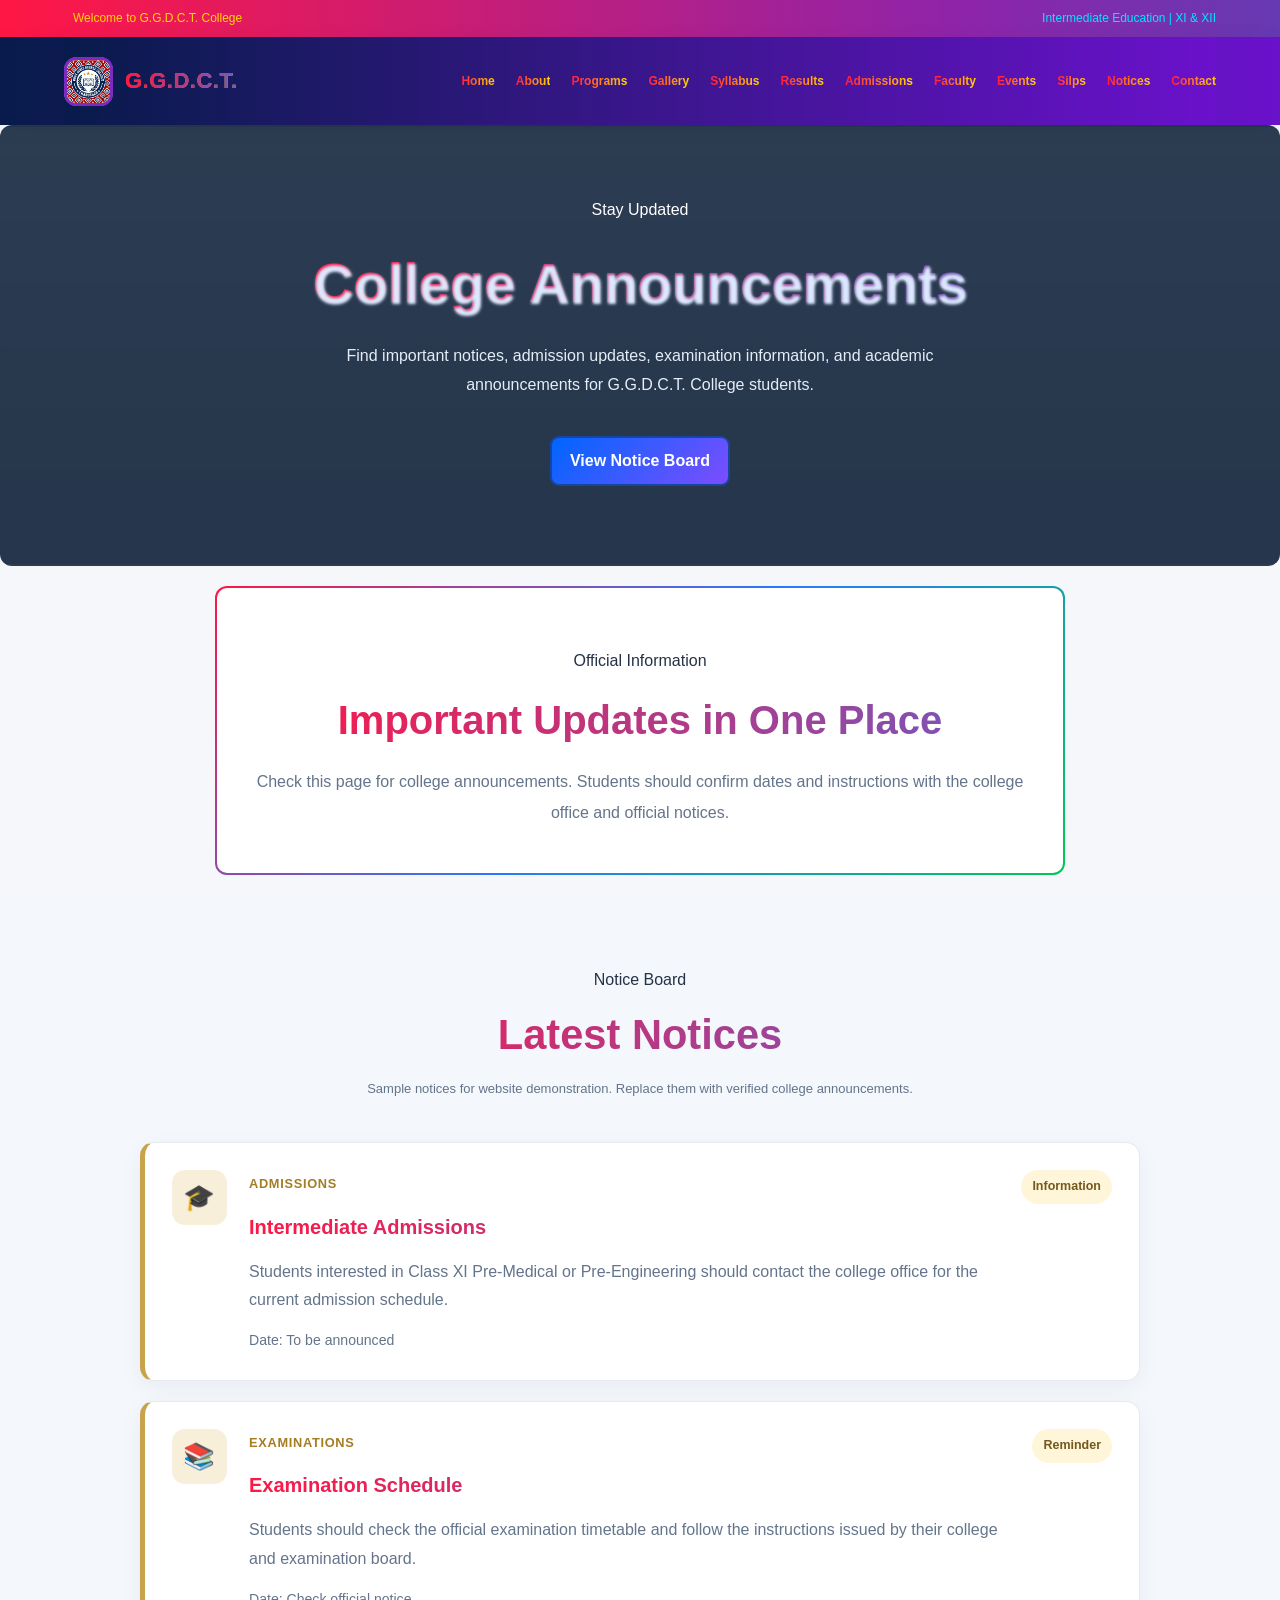
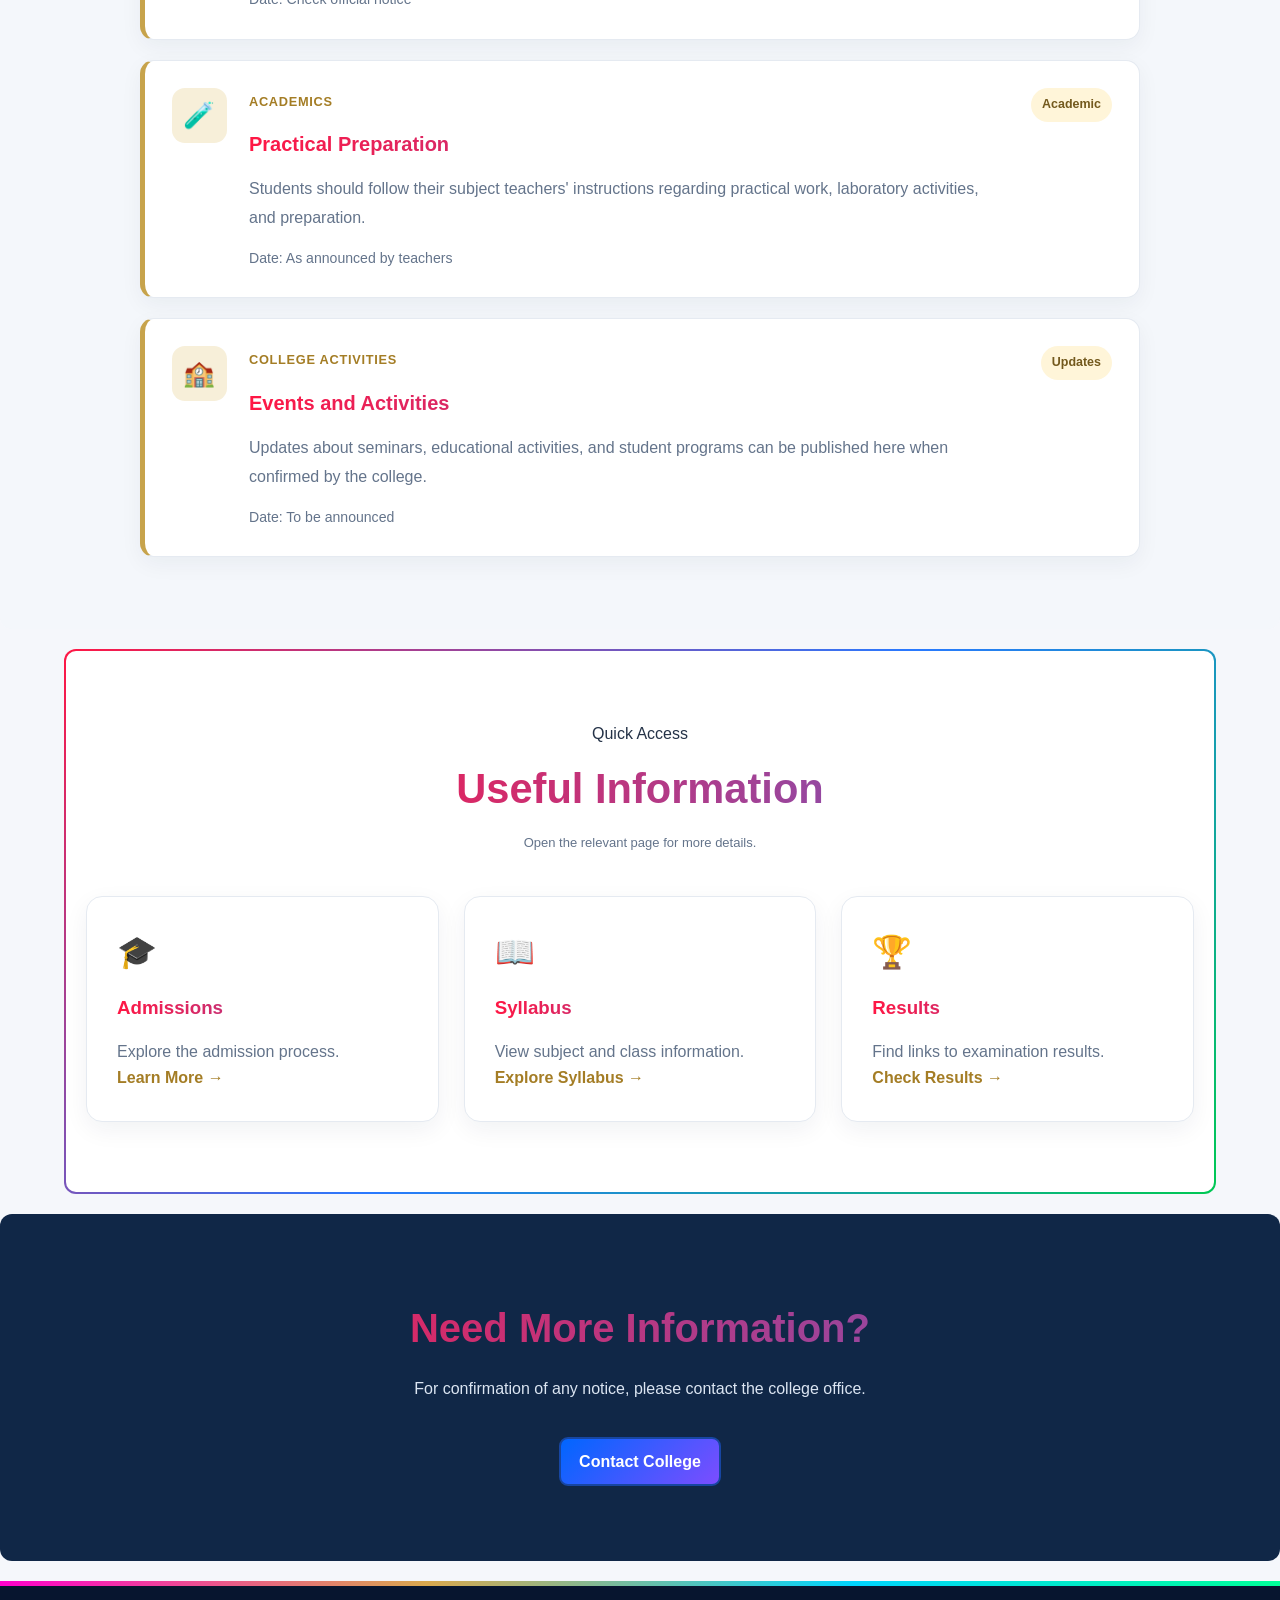
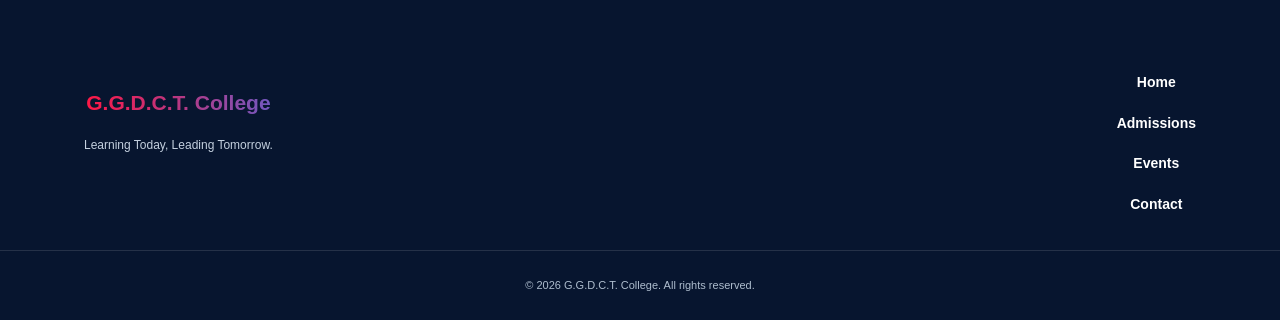
<file: announcements.html>
<!DOCTYPE html>
<html lang="en">
<head>
    <meta charset="UTF-8">
    <meta name="viewport" content="width=device-width, initial-scale=1.0">
    <title>Announcements | G.G.D.C.T. College</title>
    <link rel="stylesheet" href="style.css">
</head>

<body>

   <!-- Top Information Bar -->
<div class="topbar">
    <div class="container topbar-content">
        <p>
            <i class="fas fa-graduation-cap"></i>
            <span class="welcome-text">Welcome to G.G.D.C.T. College</span>
        </p>

        <p>
            <i class="fas fa-book-open"></i>
            <span class="education-text">Intermediate Education | XI & XII</span>
        </p>
    </div>
</div>
 

      <!-- Header -->
    <header class="header">
        <div class="container navbar">
          
        <a href="#home" class="logo">
            <div class="logo-icon">
                <img src="image.png" alt="G.G.D.C.T.">
            </div>

                <div class="logo-text">
                    <h2>G.G.D.C.T.</h2>
                   
                </div>
            </a>

            <input type="checkbox" id="menu-toggle">

            <label for="menu-toggle" class="menu-icon">
                <i class="fas fa-bars"></i>
            </label>

<nav class="main-nav">
    <a href="index.html">Home</a>
    <a href="about.html">About</a>
    <a href="programs.html">Programs</a>
    <a href="gallery.html">Gallery</a>
    <a href="syllabus.html">Syllabus</a>
    <a href="results.html">Results</a>
    <a href="admissions.html">Admissions</a>
    <a href="faculty.html">Faculty</a>
    <a href="events.html">Events</a>
     <a href="silp.html">Silps</a>
    <a href="announcements.html">Notices</a>
    <a href="contact.html">Contact</a>
</nav>

        </div>
    </header>

    <!-- Hero Section -->
    <section class="announcements-hero">
        <div class="announcements-hero-content">
            <span class="section-tag">Stay Updated</span>
            <h1>College Announcements</h1>
            <p>
                Find important notices, admission updates,
                examination information, and academic announcements
                for G.G.D.C.T. College students.
            </p>
            <a href="#notice-board" class="btn btn-primary">
                View Notice Board
            </a>
        </div>
    </section>

    <!-- Introduction -->
    <section class="announcements-intro container">
        <span class="section-tag">Official Information</span>
        <h2>Important Updates in One Place</h2>
        <p>
            Check this page for college announcements. Students should
            confirm dates and instructions with the college office
            and official notices.
        </p>
    </section>

    <!-- Notice Board -->
    <section class="notice-section" id="notice-board">
        <div class="container">

            <div class="section-heading">
                <span class="section-tag">Notice Board</span>
                <h2>Latest Notices</h2>
                <p>
                    Sample notices for website demonstration.
                    Replace them with verified college announcements.
                </p>
            </div>

            <div class="notice-list">

                <!-- Notice 1 -->
                <article class="notice-card">
                    <div class="notice-icon">🎓</div>

                    <div class="notice-content">
                        <span class="notice-category">Admissions</span>
                        <h3>Intermediate Admissions</h3>
                        <p>
                            Students interested in Class XI Pre-Medical
                            or Pre-Engineering should contact the college
                            office for the current admission schedule.
                        </p>
                        <span class="notice-date">
                            Date: To be announced
                        </span>
                    </div>

                    <span class="notice-status">Information</span>
                </article>

                <!-- Notice 2 -->
                <article class="notice-card">
                    <div class="notice-icon">📚</div>

                    <div class="notice-content">
                        <span class="notice-category">Examinations</span>
                        <h3>Examination Schedule</h3>
                        <p>
                            Students should check the official examination
                            timetable and follow the instructions issued
                            by their college and examination board.
                        </p>
                        <span class="notice-date">
                            Date: Check official notice
                        </span>
                    </div>

                    <span class="notice-status">Reminder</span>
                </article>

                <!-- Notice 3 -->
                <article class="notice-card">
                    <div class="notice-icon">🧪</div>

                    <div class="notice-content">
                        <span class="notice-category">Academics</span>
                        <h3>Practical Preparation</h3>
                        <p>
                            Students should follow their subject teachers'
                            instructions regarding practical work,
                            laboratory activities, and preparation.
                        </p>
                        <span class="notice-date">
                            Date: As announced by teachers
                        </span>
                    </div>

                    <span class="notice-status">Academic</span>
                </article>

                <!-- Notice 4 -->
                <article class="notice-card">
                    <div class="notice-icon">🏫</div>

                    <div class="notice-content">
                        <span class="notice-category">College Activities</span>
                        <h3>Events and Activities</h3>
                        <p>
                            Updates about seminars, educational activities,
                            and student programs can be published here
                            when confirmed by the college.
                        </p>
                        <span class="notice-date">
                            Date: To be announced
                        </span>
                    </div>

                    <span class="notice-status">Updates</span>
                </article>

            </div>
        </div>
    </section>

    <!-- Useful Links -->
    <section class="announcement-links container">
        <div class="section-heading">
            <span class="section-tag">Quick Access</span>
            <h2>Useful Information</h2>
            <p>Open the relevant page for more details.</p>
        </div>

        <div class="announcement-link-grid">

            <a href="admissions.html" class="announcement-link-card">
                <span>🎓</span>
                <h3>Admissions</h3>
                <p>Explore the admission process.</p>
                <strong>Learn More →</strong>
            </a>

            <a href="syllabus.html" class="announcement-link-card">
                <span>📖</span>
                <h3>Syllabus</h3>
                <p>View subject and class information.</p>
                <strong>Explore Syllabus →</strong>
            </a>

            <a href="results.html" class="announcement-link-card">
                <span>🏆</span>
                <h3>Results</h3>
                <p>Find links to examination results.</p>
                <strong>Check Results →</strong>
            </a>

        </div>
    </section>

    <!-- Contact Notice -->
    <section class="announcements-contact">
        <div class="container">
            <h2>Need More Information?</h2>
            <p>
                For confirmation of any notice, please contact the
                college office.
            </p>
            <a href="contact.html" class="btn btn-primary">
                Contact College
            </a>
        </div>
    </section>

    <!-- Footer -->
    <footer class="site-footer">
        <div class="container footer-content">
            <div>
                <h3>G.G.D.C.T. College</h3>
                <p>Learning Today, Leading Tomorrow.</p>
            </div>

            <div class="footer-links">
                <a href="index.html">Home</a>
                <a href="admissions.html">Admissions</a>
                <a href="events.html">Events</a>
                <a href="contact.html">Contact</a>
            </div>
        </div>

        <div class="footer-bottom">
            <p>
                &copy; 2026 G.G.D.C.T. College. All rights reserved.
            </p>
        </div>
    </footer>

</body>
</html>
</file>
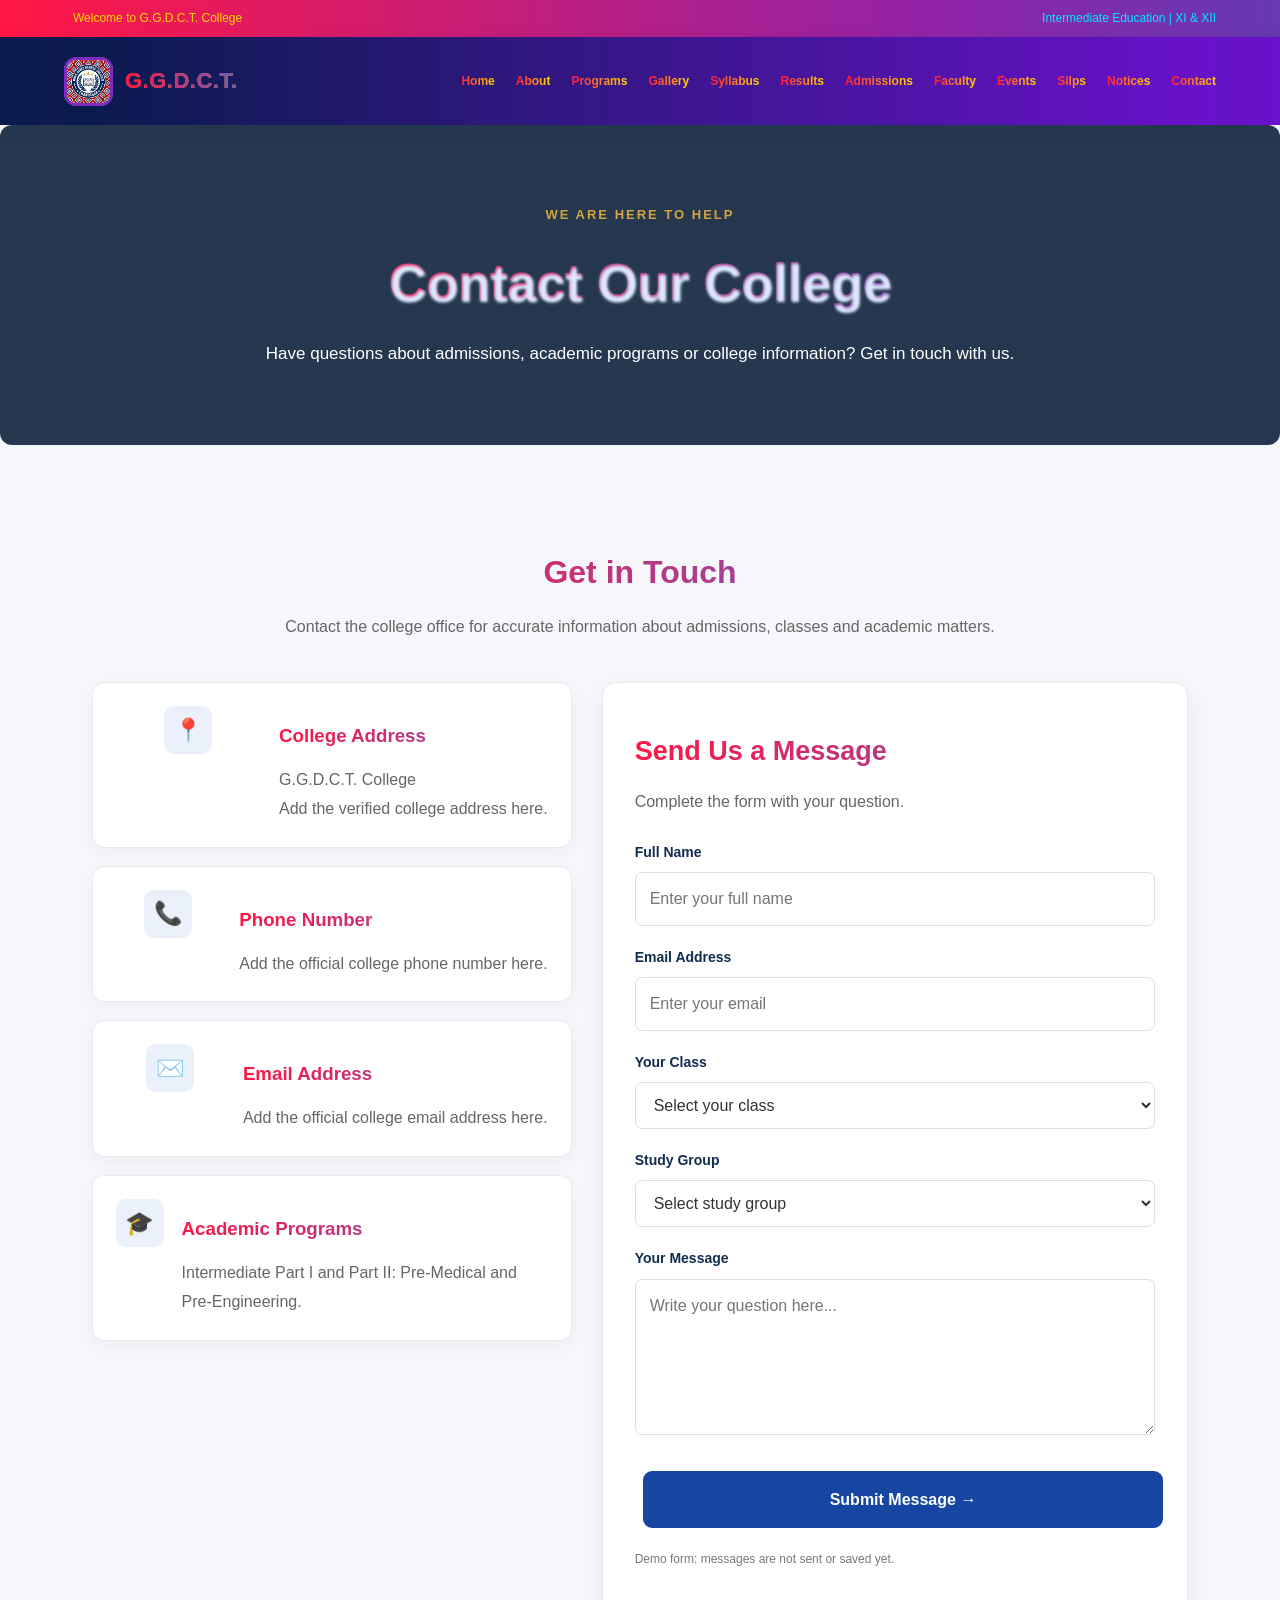
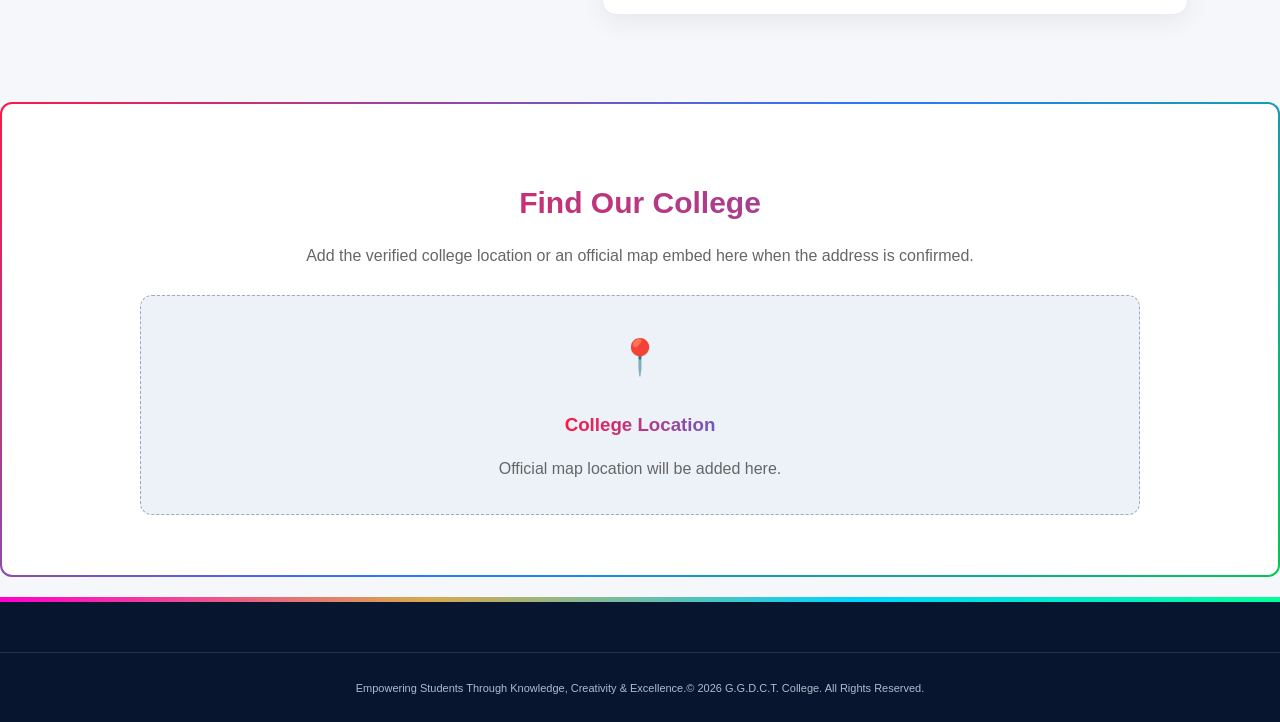
<file: contact.html>
<!DOCTYPE html>
<html lang="en">
<head>
    <meta charset="UTF-8">
    <meta name="viewport" content="width=device-width, initial-scale=1.0">

    <title>Contact Us | G.G.D.C.T. College</title>
    <meta name="description" content="Contact G.G.D.C.T. College for academic and admission information.">

    <link rel="stylesheet" href="style.css">
</head>

<body>

     <!-- Top Information Bar -->
<div class="topbar">
    <div class="container topbar-content">
        <p>
            <i class="fas fa-graduation-cap"></i>
            <span class="welcome-text">Welcome to G.G.D.C.T. College</span>
        </p>

        <p>
            <i class="fas fa-book-open"></i>
            <span class="education-text">Intermediate Education | XI & XII</span>
        </p>
    </div>
</div>
 

      <!-- Header -->
    <header class="header">
        <div class="container navbar">
          
        <a href="#home" class="logo">
            <div class="logo-icon">
                <img src="image.png" alt="G.G.D.C.T.">
            </div>

                <div class="logo-text">
                    <h2>G.G.D.C.T.</h2>
                   
                </div>
            </a>

            <input type="checkbox" id="menu-toggle">

            <label for="menu-toggle" class="menu-icon">
                <i class="fas fa-bars"></i>
            </label>

            
<nav class="main-nav">
    <a href="index.html">Home</a>
    <a href="about.html">About</a>
    <a href="programs.html">Programs</a>
    <a href="gallery.html">Gallery</a>
    <a href="syllabus.html">Syllabus</a>
    <a href="results.html">Results</a>
    <a href="admissions.html">Admissions</a>
    <a href="faculty.html">Faculty</a>
    <a href="events.html">Events</a>
     <a href="silp.html">Silps</a>
    <a href="announcements.html">Notices</a>
    <a href="contact.html">Contact</a>
</nav>

        </div>
    </header>

    <!-- Hero Section -->
    <section class="contact-hero">
        <div class="contact-hero-content">
            <span>WE ARE HERE TO HELP</span>
            <h1>Contact Our College</h1>
            <p>
                Have questions about admissions, academic programs
                or college information? Get in touch with us.
            </p>
        </div>
    </section>

    <!-- Contact Information -->
    <section class="contact-section">

        <div class="contact-heading">
            <h2>Get in Touch</h2>
            <p>
                Contact the college office for accurate information
                about admissions, classes and academic matters.
            </p>
        </div>

        <div class="contact-layout">

            <!-- Contact Details -->
            <div class="contact-details">

                <div class="contact-info-card">
                    <div class="contact-icon">📍</div>
                    <div>
                        <h3>College Address</h3>
                        <p>
                            G.G.D.C.T. College<br>
                            Add the verified college address here.
                        </p>
                    </div>
                </div>

                <div class="contact-info-card">
                    <div class="contact-icon">📞</div>
                    <div>
                        <h3>Phone Number</h3>
                        <p>
                            Add the official college phone number here.
                        </p>
                    </div>
                </div>

                <div class="contact-info-card">
                    <div class="contact-icon">✉️</div>
                    <div>
                        <h3>Email Address</h3>
                        <p>
                            Add the official college email address here.
                        </p>
                    </div>
                </div>

                <div class="contact-info-card">
                    <div class="contact-icon">🎓</div>
                    <div>
                        <h3>Academic Programs</h3>
                        <p>
                            Intermediate Part I and Part II:
                            Pre-Medical and Pre-Engineering.
                        </p>
                    </div>
                </div>

            </div>

            <!-- Contact Form -->
            <div class="contact-form-card">
                <h2>Send Us a Message</h2>
                <p class="form-description">
                    Complete the form with your question.
                </p>

                <form id="college-contact-form">

                    <div class="form-group">
                        <label for="student-name">Full Name</label>
                        <input
                            type="text"
                            id="student-name"
                            name="name"
                            placeholder="Enter your full name"
                            required
                        >
                    </div>

                    <div class="form-group">
                        <label for="student-email">Email Address</label>
                        <input
                            type="email"
                            id="student-email"
                            name="email"
                            placeholder="Enter your email"
                            required
                        >
                    </div>

                    <div class="form-group">
                        <label for="student-class">Your Class</label>
                        <select id="student-class" name="class" required>
                            <option value="">Select your class</option>
                            <option value="Class XI">Class XI</option>
                            <option value="Class XII">Class XII</option>
                            <option value="Other">Other</option>
                        </select>
                    </div>

                    <div class="form-group">
                        <label for="student-program">Study Group</label>
                        <select id="student-program" name="program" required>
                            <option value="">Select study group</option>
                            <option value="Pre-Medical">Pre-Medical</option>
                            <option value="Pre-Engineering">Pre-Engineering</option>
                            <option value="Other">Other</option>
                        </select>
                    </div>

                    <div class="form-group">
                        <label for="student-message">Your Message</label>
                        <textarea
                            id="student-message"
                            name="message"
                            rows="5"
                            placeholder="Write your question here..."
                            required
                        ></textarea>
                    </div>

                    <button type="submit" class="contact-submit">
                        Submit Message →
                    </button>

                    <p class="form-note">
                        Demo form: messages are not sent or saved yet.
                    </p>

                    <p id="form-feedback" class="form-feedback" aria-live="polite"></p>

                </form>
            </div>

        </div>
    </section>

    <!-- Location Section -->
    <section class="contact-location">
        <h2>Find Our College</h2>
        <p>
            Add the verified college location or an official map
            embed here when the address is confirmed.
        </p>

        <div class="map-placeholder">
            <span>📍</span>
            <h3>College Location</h3>
            <p>Official map location will be added here.</p>
        </div>
    </section>


    <!-- Demo Form Behaviour -->
    <script>
        const contactForm = document.getElementById("college-contact-form");
        const feedback = document.getElementById("form-feedback");

        contactForm.addEventListener("submit", function(event) {
            event.preventDefault();

            feedback.textContent =
                "This is a demo form. Connect an email service or backend to send messages.";

            contactForm.reset();
        });
    </script>
   </section>

<footer class="site-footer">
    <div class="footer-bottom">
        <p>Empowering Students Through Knowledge, Creativity & Excellence.</p>
        <p>&copy; 2026 G.G.D.C.T. College. All Rights Reserved.</p>
    </div>
</footer>



</body>
</html>
</file>
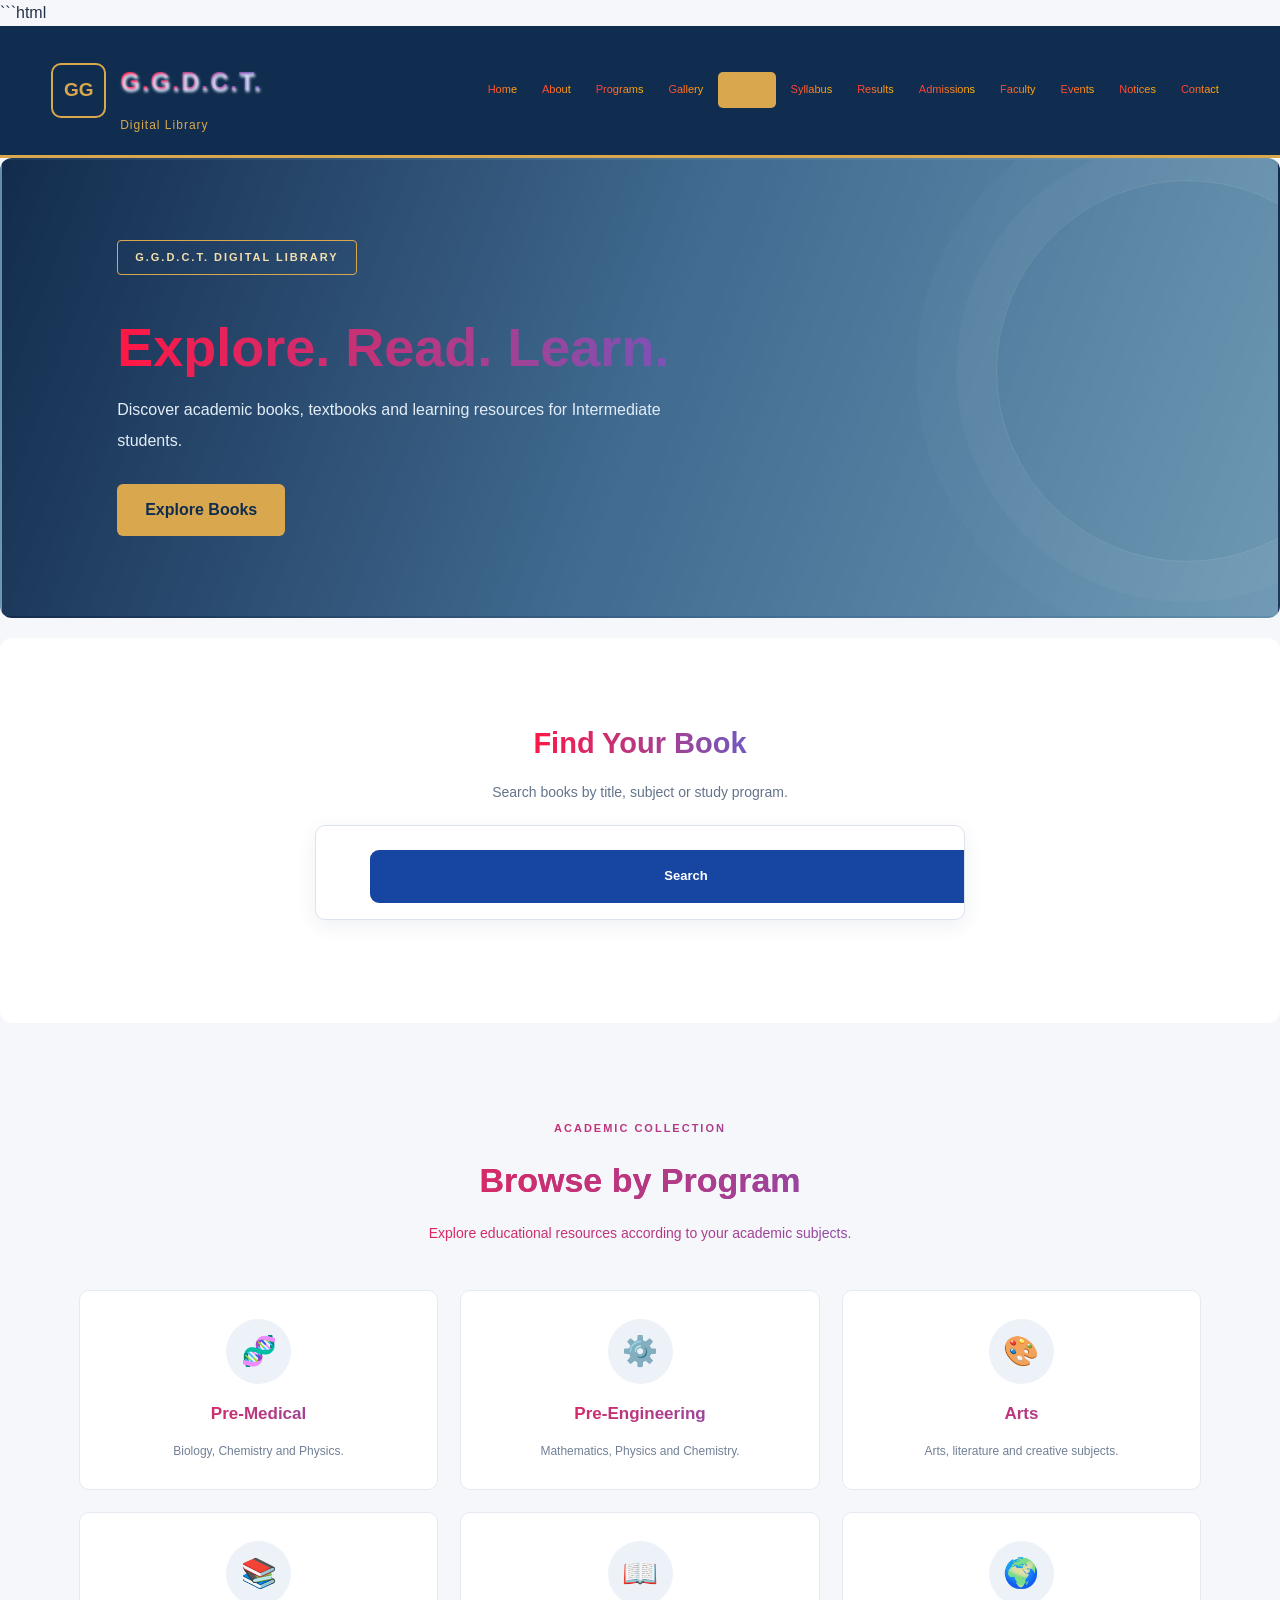
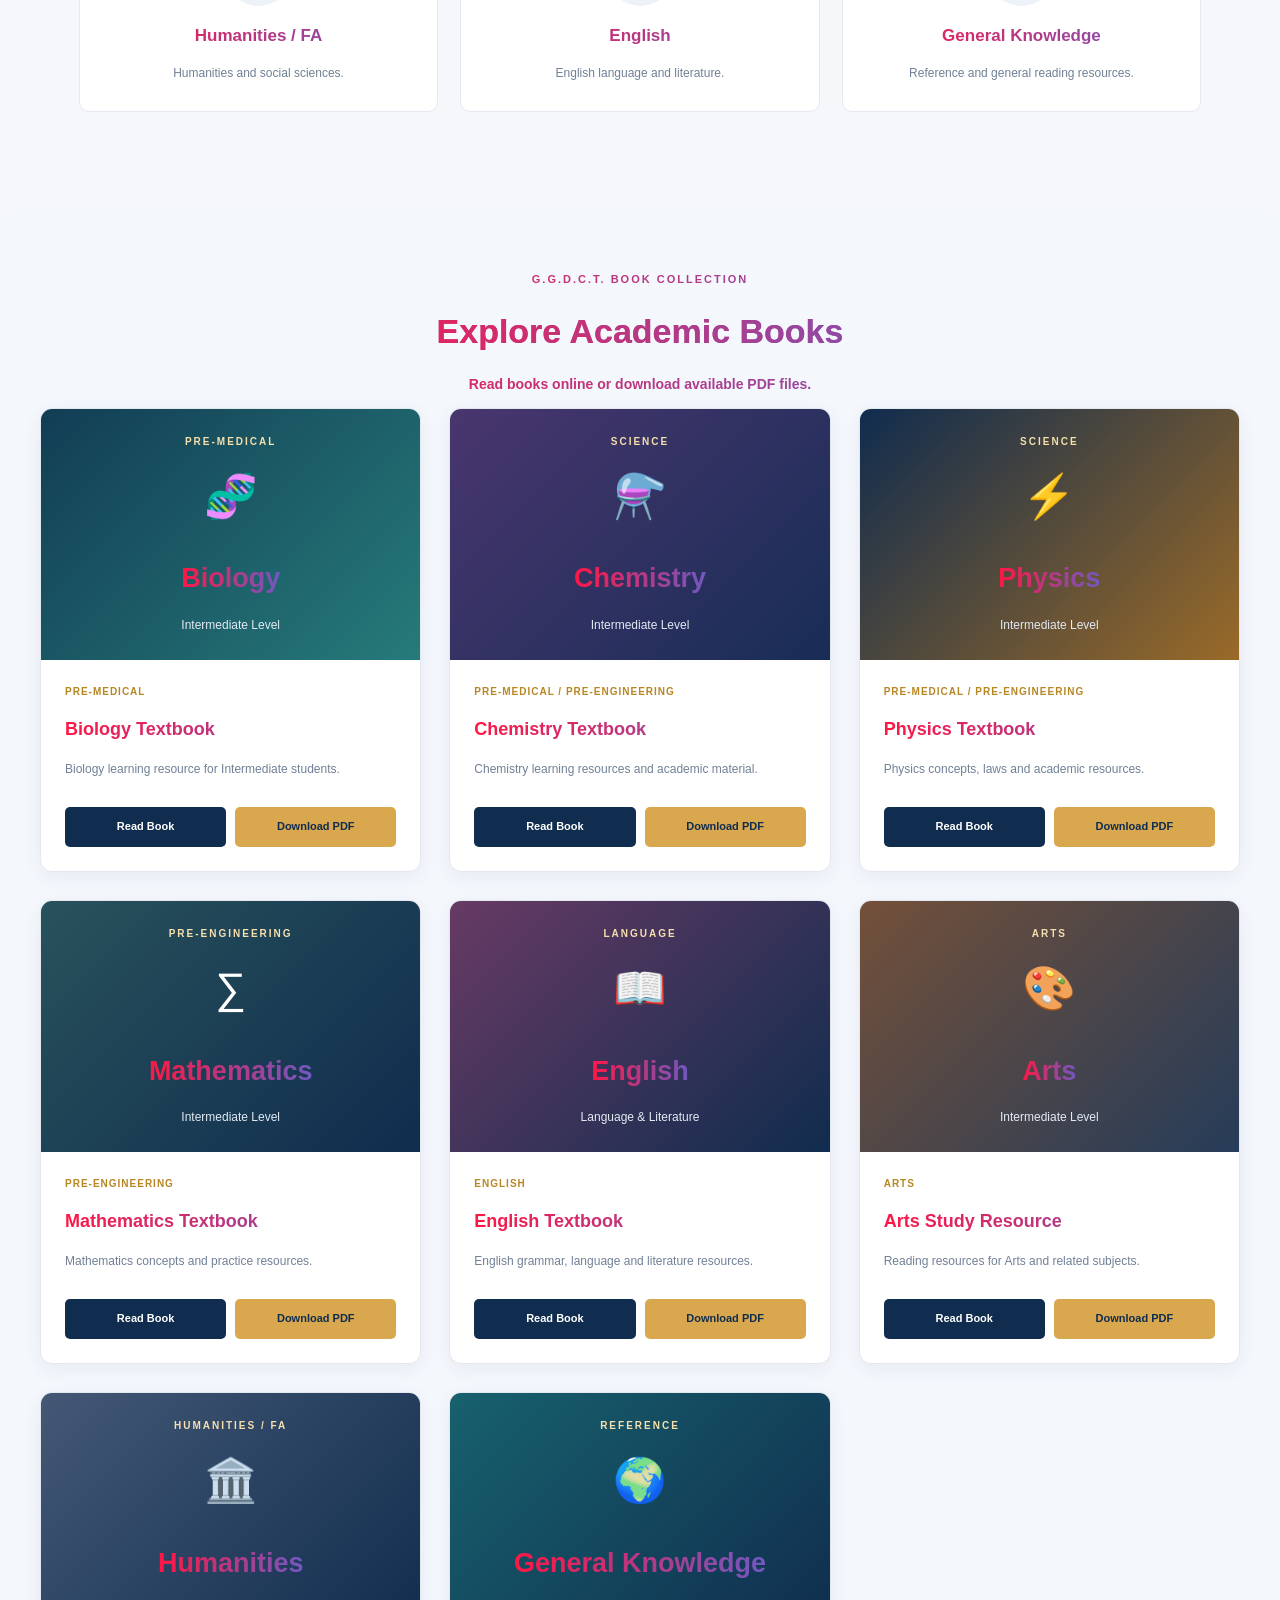
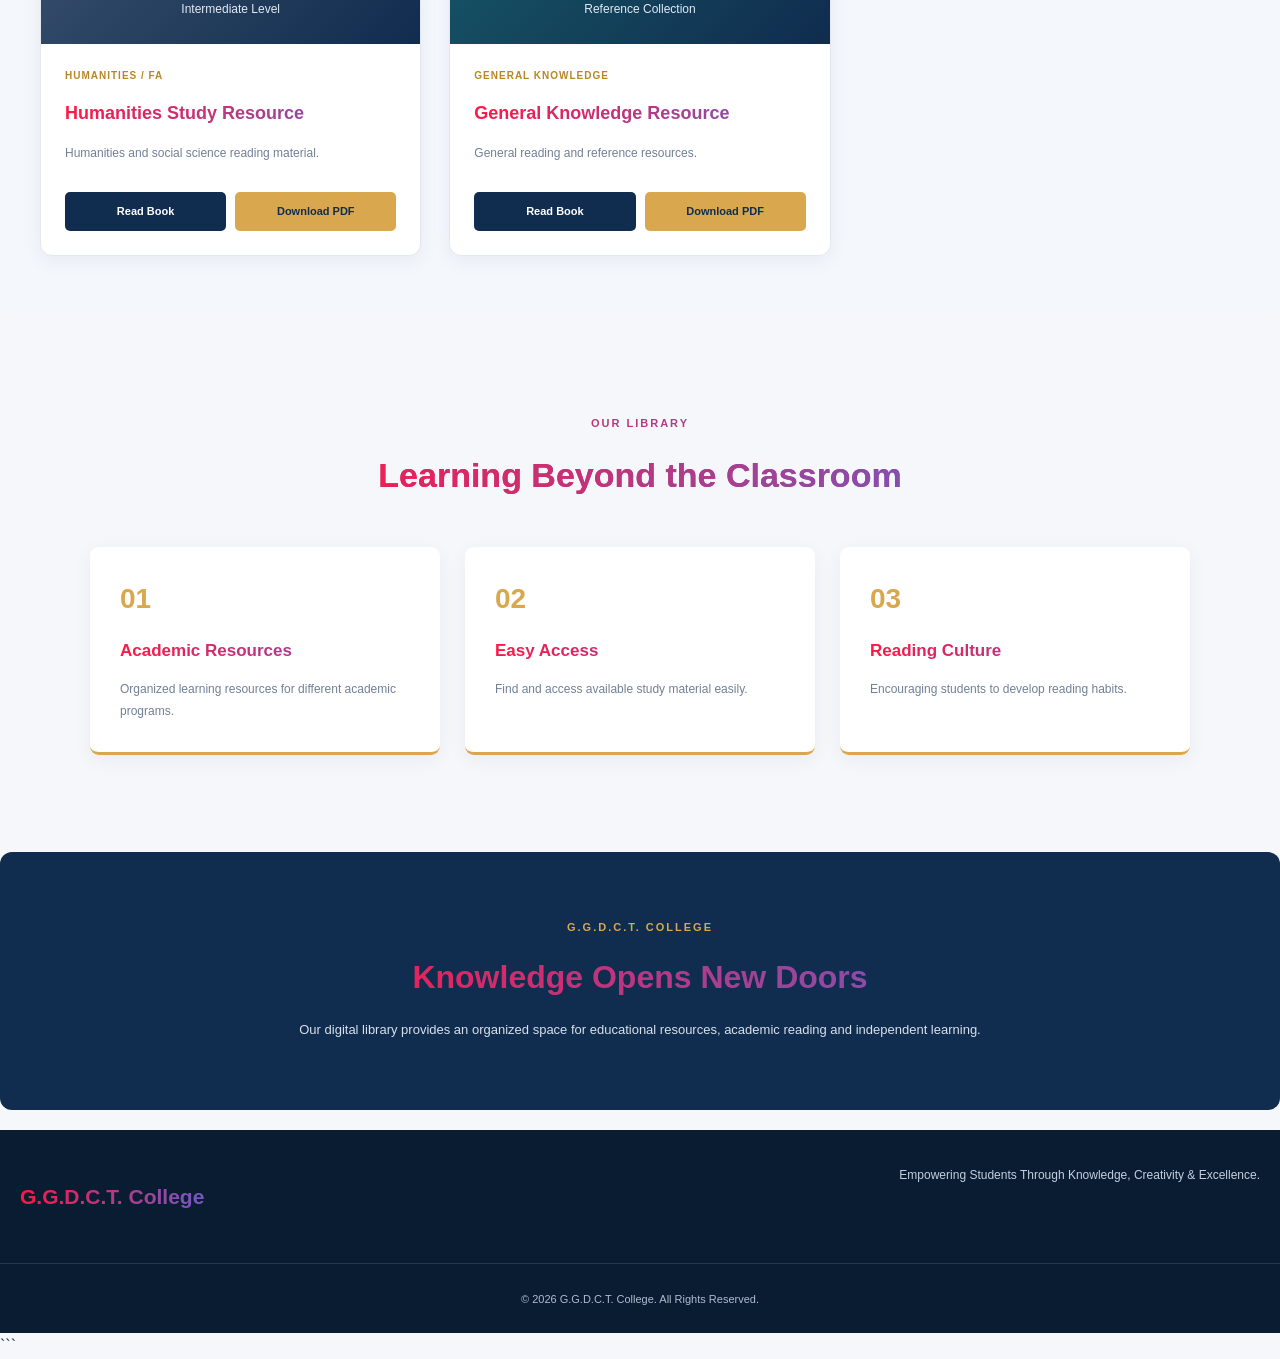
<file: library.html>
```html
<!DOCTYPE html>
<html lang="en">

<head>
    <meta charset="UTF-8">
    <meta name="viewport" content="width=device-width, initial-scale=1.0">

    <title>Digital Library | G.G.D.C.T. College</title>

    <link rel="stylesheet" href="style.css">
</head>

<body>

    <!-- HEADER AND NAVIGATION -->

    <header class="library-header">

        <div class="library-logo">
            <div class="logo-box">GG</div>

            <div>
                <h1>G.G.D.C.T.</h1>
                <p>Digital Library</p>
            </div>
        </div>

        <nav class="main-nav">
            <a href="index.html">Home</a>
            <a href="about.html">About</a>
            <a href="programs.html">Programs</a>
            <a href="gallery.html">Gallery</a>
            <a href="library.html" class="active">Library</a>
            <a href="syllabus.html">Syllabus</a>
            <a href="results.html">Results</a>
            <a href="admissions.html">Admissions</a>
            <a href="faculty.html">Faculty</a>
            <a href="events.html">Events</a>
            <a href="announcements.html">Notices</a>
            <a href="contact.html">Contact</a>
        </nav>

    </header>


    <!-- HERO SECTION -->

    <section class="library-hero">

        <div class="library-hero-content">

            <span class="library-badge">
                G.G.D.C.T. DIGITAL LIBRARY
            </span>

            <h2>Explore. Read. Learn.</h2>

            <p>
                Discover academic books, textbooks and learning
                resources for Intermediate students.
            </p>

            <a href="#books" class="library-btn">
                Explore Books
            </a>

        </div>

    </section>


    <!-- SEARCH SECTION -->

    <section class="library-search-section">

        <div class="library-search">

            <h2>Find Your Book</h2>

            <p>
                Search books by title, subject or study program.
            </p>

            <div class="library-book-search">

                <input
                    type="text"
                    id="bookSearch"
                    placeholder="Search Biology, English, Physics..."
                    autocomplete="off"
                >

                <button type="button" id="searchButton">
                    Search
                </button>

            </div>

            <p id="searchResult" class="search-result"></p>

        </div>

    </section>


    <!-- CATEGORIES SECTION -->

    <section class="library-categories">

        <div class="section-title">

            <span>ACADEMIC COLLECTION</span>

            <h2>Browse by Program</h2>

            <p>
                Explore educational resources according to your
                academic subjects.
            </p>

        </div>

        <div class="category-grid">

            <div class="category-card">
                <div class="category-icon">🧬</div>
                <h3>Pre-Medical</h3>
                <p>Biology, Chemistry and Physics.</p>
            </div>

            <div class="category-card">
                <div class="category-icon">⚙️</div>
                <h3>Pre-Engineering</h3>
                <p>Mathematics, Physics and Chemistry.</p>
            </div>

            <div class="category-card">
                <div class="category-icon">🎨</div>
                <h3>Arts</h3>
                <p>Arts, literature and creative subjects.</p>
            </div>

            <div class="category-card">
                <div class="category-icon">📚</div>
                <h3>Humanities / FA</h3>
                <p>Humanities and social sciences.</p>
            </div>

            <div class="category-card">
                <div class="category-icon">📖</div>
                <h3>English</h3>
                <p>English language and literature.</p>
            </div>

            <div class="category-card">
                <div class="category-icon">🌍</div>
                <h3>General Knowledge</h3>
                <p>Reference and general reading resources.</p>
            </div>

        </div>

    </section>


    <!-- BOOK COLLECTION -->

    <section class="books-section" id="books">

        <div class="section-title">

            <span>G.G.D.C.T. BOOK COLLECTION</span>

            <h2>Explore Academic Books</h2>

            <p>
                Read books online or download available PDF files.
            </p>

        </div>


        <div class="pdf-book-grid" id="bookGrid">


            <!-- BIOLOGY -->

            <div class="pdf-book-card"
                 data-search="biology pre medical science class 11 class 12">

                <div class="pdf-book-cover biology">

                    <span>PRE-MEDICAL</span>
                    <div class="pdf-icon">🧬</div>
                    <h3>Biology</h3>
                    <p>Intermediate Level</p>

                </div>

                <div class="pdf-book-info">

                    <span>PRE-MEDICAL</span>

                    <h3>Biology Textbook</h3>

                    <p>
                        Biology learning resource for Intermediate students.
                    </p>

                    <div class="pdf-buttons">

                        <a href="books/biology.pdf"
                           target="_blank"
                           rel="noopener"
                           class="read-btn">
                            Read Book
                        </a>

                        <a href="books/biology.pdf"
                           download
                           class="download-btn">
                            Download PDF
                        </a>

                    </div>

                </div>

            </div>


            <!-- CHEMISTRY -->

            <div class="pdf-book-card"
                 data-search="chemistry pre medical pre engineering science class 11 class 12">

                <div class="pdf-book-cover chemistry">

                    <span>SCIENCE</span>
                    <div class="pdf-icon">⚗️</div>
                    <h3>Chemistry</h3>
                    <p>Intermediate Level</p>

                </div>

                <div class="pdf-book-info">

                    <span>PRE-MEDICAL / PRE-ENGINEERING</span>

                    <h3>Chemistry Textbook</h3>

                    <p>
                        Chemistry learning resources and academic material.
                    </p>

                    <div class="pdf-buttons">

                        <a href="books/chemistry.pdf"
                           target="_blank"
                           rel="noopener"
                           class="read-btn">
                            Read Book
                        </a>

                        <a href="books/chemistry.pdf"
                           download
                           class="download-btn">
                            Download PDF
                        </a>

                    </div>

                </div>

            </div>


            <!-- PHYSICS -->

            <div class="pdf-book-card"
                 data-search="physics pre medical pre engineering science class 11 class 12">

                <div class="pdf-book-cover physics">

                    <span>SCIENCE</span>
                    <div class="pdf-icon">⚡</div>
                    <h3>Physics</h3>
                    <p>Intermediate Level</p>

                </div>

                <div class="pdf-book-info">

                    <span>PRE-MEDICAL / PRE-ENGINEERING</span>

                    <h3>Physics Textbook</h3>

                    <p>
                        Physics concepts, laws and academic resources.
                    </p>

                    <div class="pdf-buttons">

                        <a href="books/physics.pdf"
                           target="_blank"
                           rel="noopener"
                           class="read-btn">
                            Read Book
                        </a>

                        <a href="books/physics.pdf"
                           download
                           class="download-btn">
                            Download PDF
                        </a>

                    </div>

                </div>

            </div>


            <!-- MATHEMATICS -->

            <div class="pdf-book-card"
                 data-search="mathematics math pre engineering class 11 class 12">

                <div class="pdf-book-cover mathematics">

                    <span>PRE-ENGINEERING</span>
                    <div class="pdf-icon">∑</div>
                    <h3>Mathematics</h3>
                    <p>Intermediate Level</p>

                </div>

                <div class="pdf-book-info">

                    <span>PRE-ENGINEERING</span>

                    <h3>Mathematics Textbook</h3>

                    <p>
                        Mathematics concepts and practice resources.
                    </p>

                    <div class="pdf-buttons">

                        <a href="books/mathematics.pdf"
                           target="_blank"
                           rel="noopener"
                           class="read-btn">
                            Read Book
                        </a>

                        <a href="books/mathematics.pdf"
                           download
                           class="download-btn">
                            Download PDF
                        </a>

                    </div>

                </div>

            </div>


            <!-- ENGLISH -->

            <div class="pdf-book-card"
                 data-search="english grammar literature language communication">

                <div class="pdf-book-cover english">

                    <span>LANGUAGE</span>
                    <div class="pdf-icon">📖</div>
                    <h3>English</h3>
                    <p>Language & Literature</p>

                </div>

                <div class="pdf-book-info">

                    <span>ENGLISH</span>

                    <h3>English Textbook</h3>

                    <p>
                        English grammar, language and literature resources.
                    </p>

                    <div class="pdf-buttons">

                        <a href="books/english.pdf"
                           target="_blank"
                           rel="noopener"
                           class="read-btn">
                            Read Book
                        </a>

                        <a href="books/english.pdf"
                           download
                           class="download-btn">
                            Download PDF
                        </a>

                    </div>

                </div>

            </div>


            <!-- ARTS -->

            <div class="pdf-book-card"
                 data-search="arts literature history culture creative">

                <div class="pdf-book-cover arts">

                    <span>ARTS</span>
                    <div class="pdf-icon">🎨</div>
                    <h3>Arts</h3>
                    <p>Intermediate Level</p>

                </div>

                <div class="pdf-book-info">

                    <span>ARTS</span>

                    <h3>Arts Study Resource</h3>

                    <p>
                        Reading resources for Arts and related subjects.
                    </p>

                    <div class="pdf-buttons">

                        <a href="books/arts.pdf"
                           target="_blank"
                           rel="noopener"
                           class="read-btn">
                            Read Book
                        </a>

                        <a href="books/arts.pdf"
                           download
                           class="download-btn">
                            Download PDF
                        </a>

                    </div>

                </div>

            </div>


            <!-- HUMANITIES -->

            <div class="pdf-book-card"
                 data-search="humanities fa social science history">

                <div class="pdf-book-cover humanities">

                    <span>HUMANITIES / FA</span>
                    <div class="pdf-icon">🏛️</div>
                    <h3>Humanities</h3>
                    <p>Intermediate Level</p>

                </div>

                <div class="pdf-book-info">

                    <span>HUMANITIES / FA</span>

                    <h3>Humanities Study Resource</h3>

                    <p>
                        Humanities and social science reading material.
                    </p>

                    <div class="pdf-buttons">

                        <a href="books/humanities.pdf"
                           target="_blank"
                           rel="noopener"
                           class="read-btn">
                            Read Book
                        </a>

                        <a href="books/humanities.pdf"
                           download
                           class="download-btn">
                            Download PDF
                        </a>

                    </div>

                </div>

            </div>


            <!-- GENERAL KNOWLEDGE -->

            <div class="pdf-book-card"
                 data-search="general knowledge reference world information">

                <div class="pdf-book-cover general">

                    <span>REFERENCE</span>
                    <div class="pdf-icon">🌍</div>
                    <h3>General Knowledge</h3>
                    <p>Reference Collection</p>

                </div>

                <div class="pdf-book-info">

                    <span>GENERAL KNOWLEDGE</span>

                    <h3>General Knowledge Resource</h3>

                    <p>
                        General reading and reference resources.
                    </p>

                    <div class="pdf-buttons">

                        <a href="books/general-knowledge.pdf"
                           target="_blank"
                           rel="noopener"
                           class="read-btn">
                            Read Book
                        </a>

                        <a href="books/general-knowledge.pdf"
                           download
                           class="download-btn">
                            Download PDF
                        </a>

                    </div>

                </div>

            </div>


        </div>


        <!-- NO SEARCH RESULT -->

        <div id="noBookFound" class="no-book-found">

            <h3>No Book Found</h3>

            <p>
                Please try another book name or subject.
            </p>

        </div>

    </section>


    <!-- LIBRARY FEATURES -->

    <section class="library-features">

        <div class="section-title">

            <span>OUR LIBRARY</span>

            <h2>Learning Beyond the Classroom</h2>

        </div>

        <div class="features-grid">

            <div class="library-feature">

                <div class="feature-number">01</div>

                <h3>Academic Resources</h3>

                <p>
                    Organized learning resources for different
                    academic programs.
                </p>

            </div>

            <div class="library-feature">

                <div class="feature-number">02</div>

                <h3>Easy Access</h3>

                <p>
                    Find and access available study material easily.
                </p>

            </div>

            <div class="library-feature">

                <div class="feature-number">03</div>

                <h3>Reading Culture</h3>

                <p>
                    Encouraging students to develop reading habits.
                </p>

            </div>

        </div>

    </section>


    <!-- LIBRARY MESSAGE -->

    <section class="library-notice">

        <div>

            <span>G.G.D.C.T. COLLEGE</span>

            <h2>Knowledge Opens New Doors</h2>

            <p>
                Our digital library provides an organized space
                for educational resources, academic reading
                and independent learning.
            </p>

        </div>

    </section>


    <!-- FOOTER -->

    <footer>

        <div class="footer-content">

            <h3>G.G.D.C.T. College</h3>

            <p>
                Empowering Students Through Knowledge,
                Creativity & Excellence.
            </p>

        </div>

        <div class="footer-bottom">

            <p>
                &copy; 2026 G.G.D.C.T. College. All Rights Reserved.
            </p>

        </div>

    </footer>


    <!-- SEARCH JAVASCRIPT -->

    <script>

        const searchInput =
            document.getElementById("bookSearch");

        const searchButton =
            document.getElementById("searchButton");

        const bookCards =
            document.querySelectorAll(".pdf-book-card");

        const noBookFound =
            document.getElementById("noBookFound");

        const searchResult =
            document.getElementById("searchResult");


        function searchBooks() {

            const searchText =
                searchInput.value.toLowerCase().trim();

            let foundBooks = 0;

            bookCards.forEach(function(book) {

                const keywords =
                    book.getAttribute("data-search").toLowerCase();

                const bookName =
                    book.innerText.toLowerCase();

                const match =
                    keywords.includes(searchText) ||
                    bookName.includes(searchText);

                if (match) {

                    book.style.display = "";

                    foundBooks++;

                } else {

                    book.style.display = "none";

                }

            });


            if (searchText === "") {

                searchResult.textContent = "";

            } else {

                searchResult.textContent =
                    foundBooks + " book(s) found";

            }


            if (foundBooks === 0) {

                noBookFound.style.display = "block";

            } else {

                noBookFound.style.display = "none";

            }

        }


        searchInput.addEventListener(
            "input",
            searchBooks
        );

        searchButton.addEventListener(
            "click",
            searchBooks
        );


    </script>

</body>
</html>
```
</file>
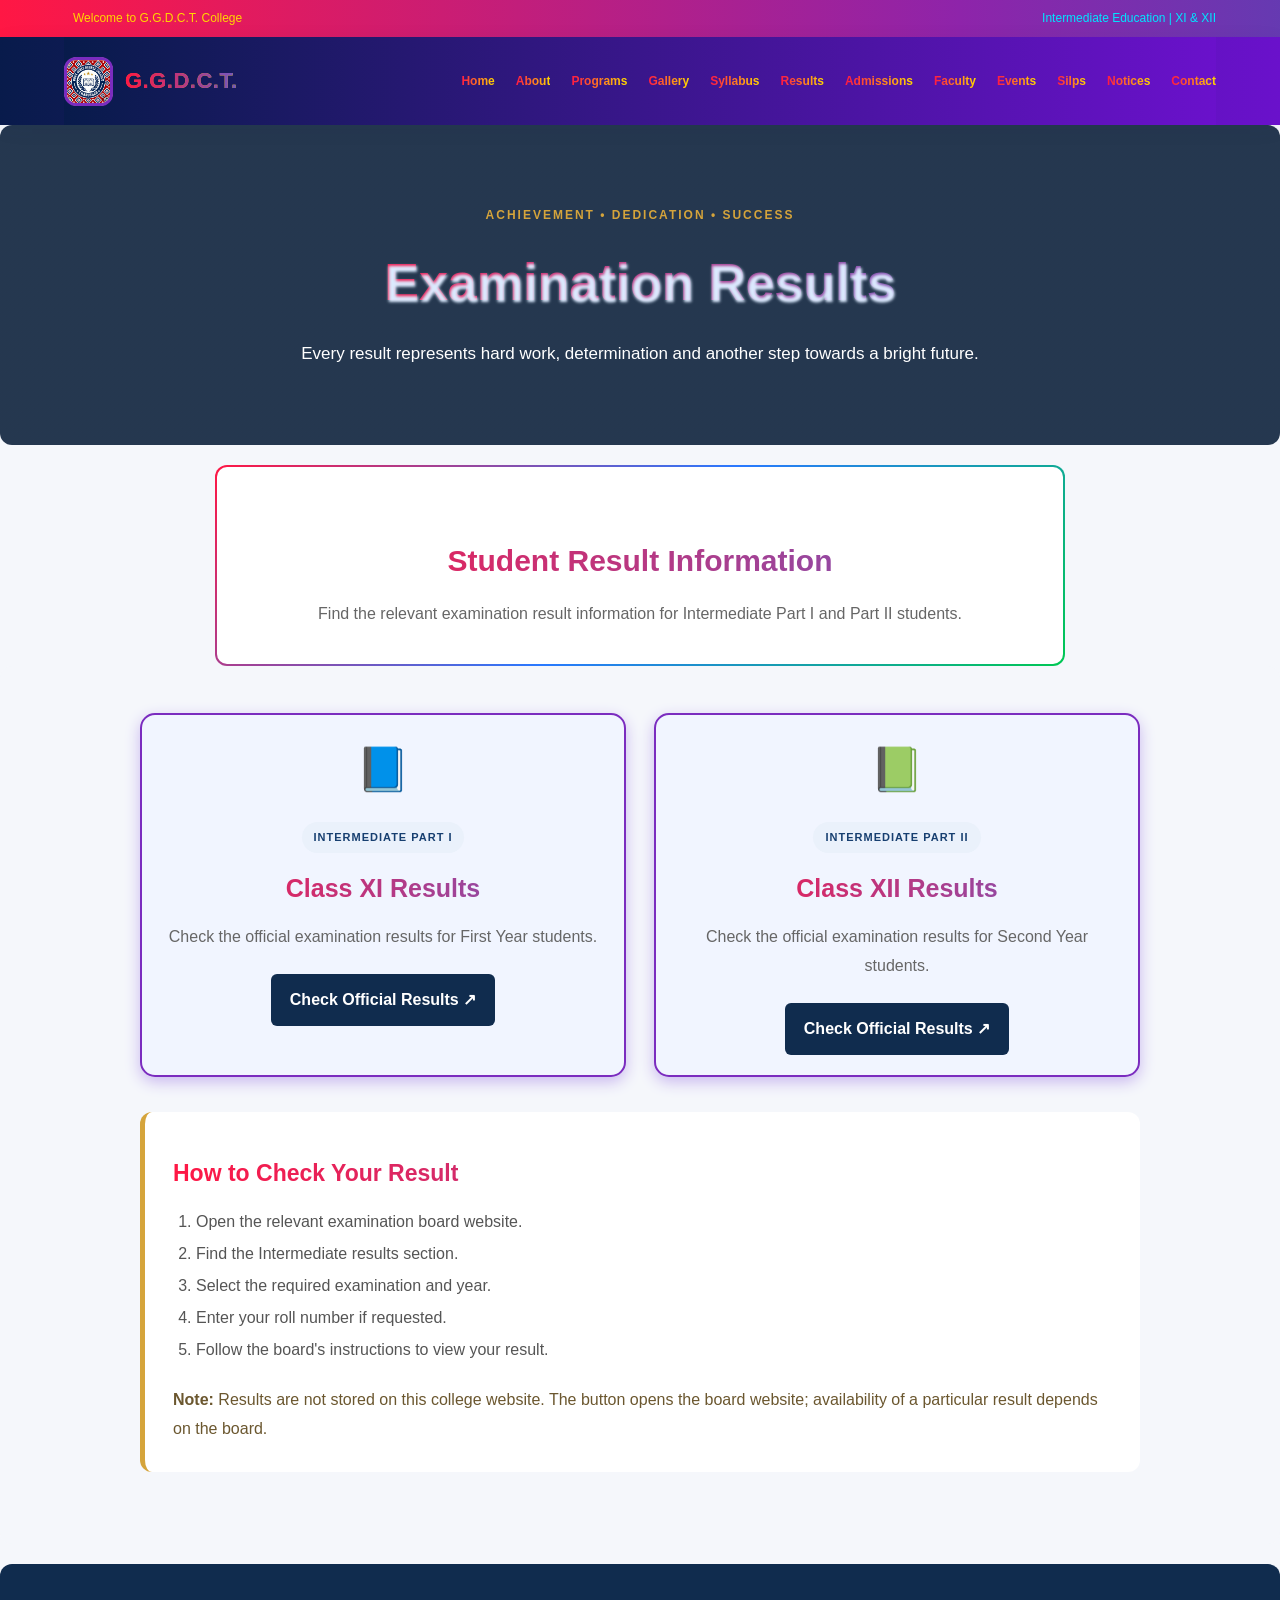
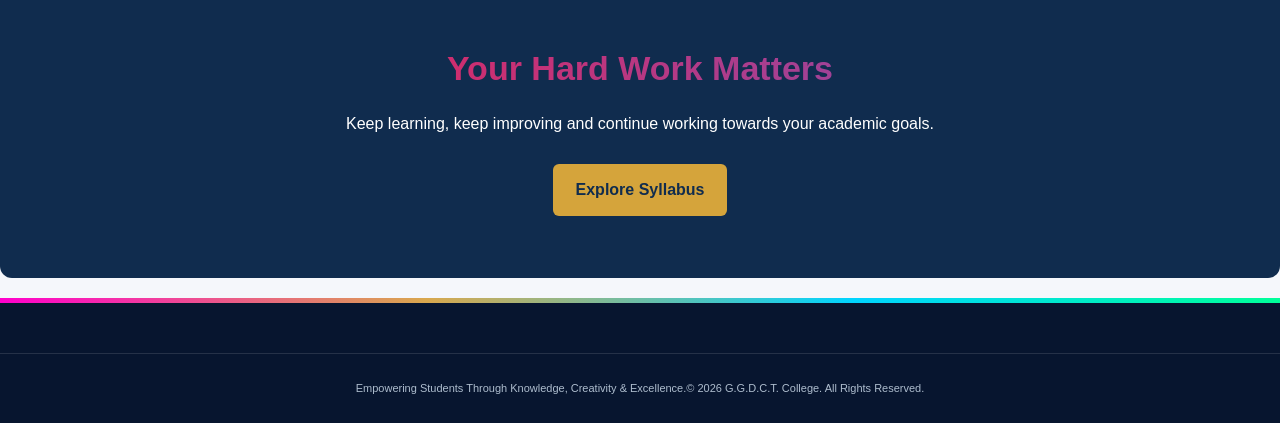
<file: results.html>
<!DOCTYPE html>
<html lang="en">
<head>
    <meta charset="UTF-8">
    <meta name="viewport" content="width=device-width, initial-scale=1.0">

    <title>Results | G.G.D.C.T. College</title>
    <meta name="description" content="G.G.D.C.T. College examination results and official result information.">

    <link rel="stylesheet" href="style.css">
</head>

<body>
 <!-- Top Information Bar -->
<div class="topbar">
    <div class="container topbar-content">
        <p>
            <i class="fas fa-graduation-cap"></i>
            <span class="welcome-text">Welcome to G.G.D.C.T. College</span>
        </p>

        <p>
            <i class="fas fa-book-open"></i>
            <span class="education-text">Intermediate Education | XI & XII</span>
        </p>
    </div>
</div>
 

      <!-- Header -->
    <header class="header">
        <div class="container navbar">
          
        <a href="#home" class="logo">
            <div class="logo-icon">
                <img src="image.png" alt="G.G.D.C.T.">
            </div>

                <div class="logo-text">
                    <h2>G.G.D.C.T.</h2>
                   
                </div>
            </a>

            <input type="checkbox" id="menu-toggle">

            <label for="menu-toggle" class="menu-icon">
                <i class="fas fa-bars"></i>
            </label>


           
<nav class="main-nav">
    <a href="index.html">Home</a>
    <a href="about.html">About</a>
    <a href="programs.html">Programs</a>
    <a href="gallery.html">Gallery</a>
    <a href="syllabus.html">Syllabus</a>
    <a href="results.html">Results</a>
    <a href="admissions.html">Admissions</a>
    <a href="faculty.html">Faculty</a>
    <a href="events.html">Events</a>
     <a href="silp.html">Silps</a>
    <a href="announcements.html">Notices</a>
    <a href="contact.html">Contact</a>
</nav>

        </div>
    </header>

    <!-- Hero Section -->
    <section class="results-hero">
        <div class="results-hero-content">
            <span>ACHIEVEMENT • DEDICATION • SUCCESS</span>
            <h1>Examination Results</h1>
            <p>
                Every result represents hard work, determination
                and another step towards a bright future.
            </p>
        </div>
    </section>

    <!-- Results Introduction -->
    <section class="results-intro">
        <h2>Student Result Information</h2>
        <p>
            Find the relevant examination result information
            for Intermediate Part I and Part II students.
        </p>
    </section>

    <!-- Result Cards -->
    <section class="results-section">

        <div class="results-grid">

            <article class="result-card">
                <div class="result-icon">📘</div>
                <span class="result-tag">INTERMEDIATE PART I</span>
                <h2>Class XI Results</h2>
                <p>
                    Check the official examination results
                    for First Year students.
                </p>
                <a
                    href="https://bisesba.edu.pk/"
                    target="_blank"
                    rel="noopener noreferrer"
                    class="result-button"
                >
                    Check Official Results ↗
                </a>
            </article>

            <article class="result-card">
                <div class="result-icon">📗</div>
                <span class="result-tag">INTERMEDIATE PART II</span>
                <h2>Class XII Results</h2>
                <p>
                    Check the official examination results
                    for Second Year students.
                </p>
                <a
                    href="https://bisesba.edu.pk/"
                    target="_blank"
                    rel="noopener noreferrer"
                    class="result-button"
                >
                    Check Official Results ↗
                </a>
            </article>

        </div>

        <!-- Result Instructions -->
        <div class="result-instructions">
            <h3>How to Check Your Result</h3>

            <ol>
                <li>Open the relevant examination board website.</li>
                <li>Find the Intermediate results section.</li>
                <li>Select the required examination and year.</li>
                <li>Enter your roll number if requested.</li>
                <li>Follow the board's instructions to view your result.</li>
            </ol>

            <p>
                <strong>Note:</strong> Results are not stored on this
                college website. The button opens the board website;
                availability of a particular result depends on the board.
            </p>
        </div>

    </section>

    <!-- Achievement Banner -->
    <section class="results-banner">
        <h2>Your Hard Work Matters</h2>
        <p>
            Keep learning, keep improving and continue working
            towards your academic goals.
        </p>
        <a href="syllabus.html" class="results-light-button">
            Explore Syllabus
        </a>
    </section>
  </section>

<footer class="site-footer">
    <div class="footer-bottom">
        <p>Empowering Students Through Knowledge, Creativity & Excellence.</p>
        <p>&copy; 2026 G.G.D.C.T. College. All Rights Reserved.</p>
    </div>
</footer>

</body>
</html>

</body>
</html>
</file>
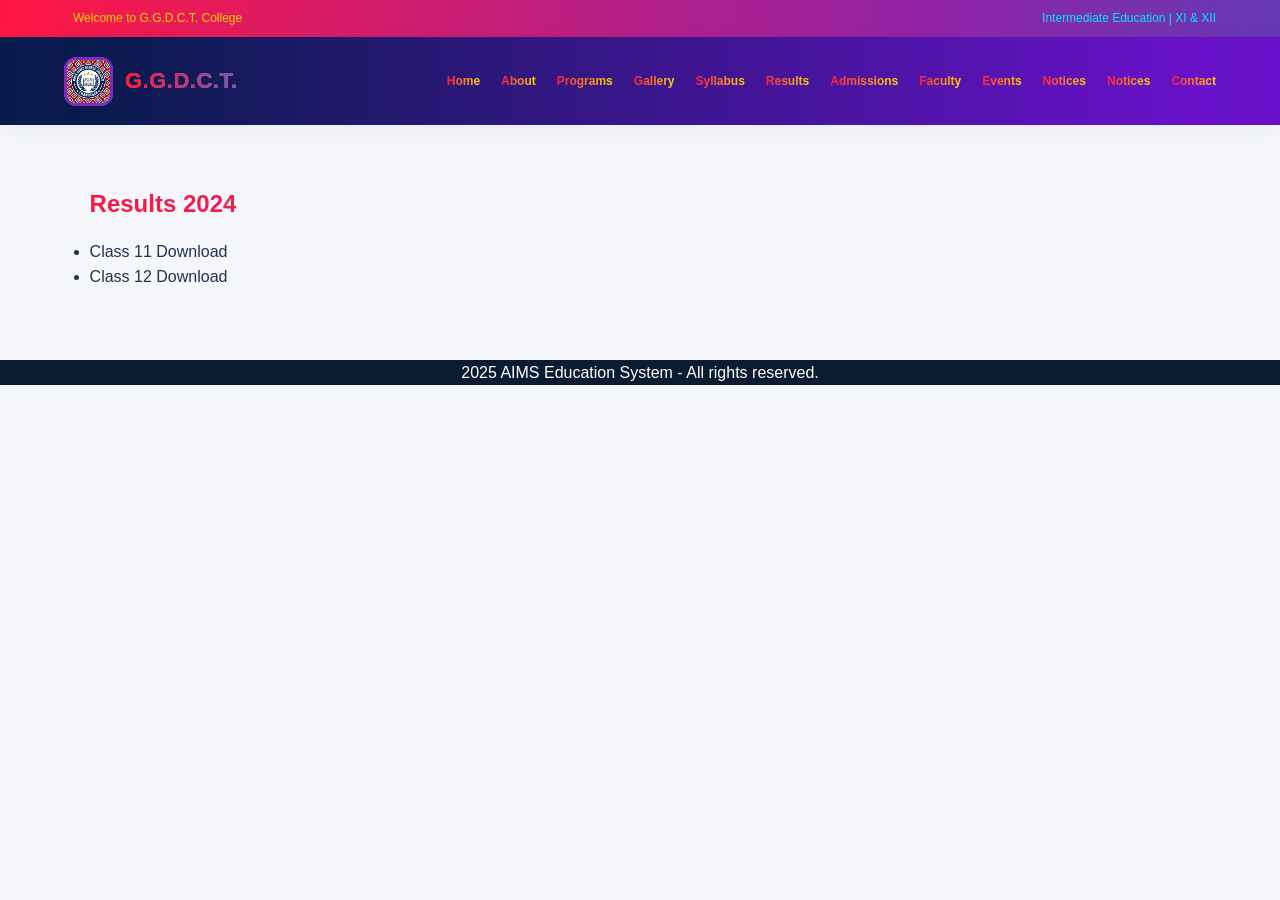
<file: silp.html>
<!DOCTYPE html>
<html lang="en">
<head>
    <meta charset="UTF-8">
    <meta name="viewport" content="width=device-width, initial-scale=1.0">
    <title>Document</title>
     <link rel="stylesheet" href="style.css">
</head>
<body>
     <!-- Top Information Bar -->
<div class="topbar">
    <div class="container topbar-content">
        <p>
            <i class="fas fa-graduation-cap"></i>
            <span class="welcome-text">Welcome to G.G.D.C.T. College</span>
        </p>

        <p>
            <i class="fas fa-book-open"></i>
            <span class="education-text">Intermediate Education | XI & XII</span>
        </p>
    </div>
</div>
 

      <!-- Header -->
    <header class="header">
        <div class="container navbar">
          
        <a href="#home" class="logo">
            <div class="logo-icon">
                <img src="image.png" alt="G.G.D.C.T.">
            </div>

                <div class="logo-text">
                    <h2>G.G.D.C.T.</h2>
                   
                </div>
            </a>

            <input type="checkbox" id="menu-toggle">

            <label for="menu-toggle" class="menu-icon">
                <i class="fas fa-bars"></i>
            </label>

        <nav class="main-nav">
    <a href="index.html">Home</a>
    <a href="about.html">About</a>
    <a href="programs.html">Programs</a>
    <a href="gallery.html">Gallery</a>
    <a href="syllabus.html">Syllabus</a>
    <a href="results.html">Results</a>
    <a href="admissions.html">Admissions</a>
    <a href="faculty.html">Faculty</a>
    <a href="events.html">Events</a>
     <a href="silp.html">Notices</a>
    <a href="announcements.html">Notices</a>
    <a href="contact.html">Contact</a>
</nav>

        </div>
    </header>
    <div class="results-section">
    <h2>Results 2024</h2>
    <ul>
      <li>Class 11 <a href="pdfs/class9_2024.pdf" target="_blank">Download</a></li>
      <li>Class 12 <a href="pdfs/class10_2024.pdf" target="_blank">Download</a></li>
    </ul>
  </div>
     <footer>
    <p> 2025 AIMS Education System - All rights reserved.</p>
  </footer>
</body>
</html>
</file>
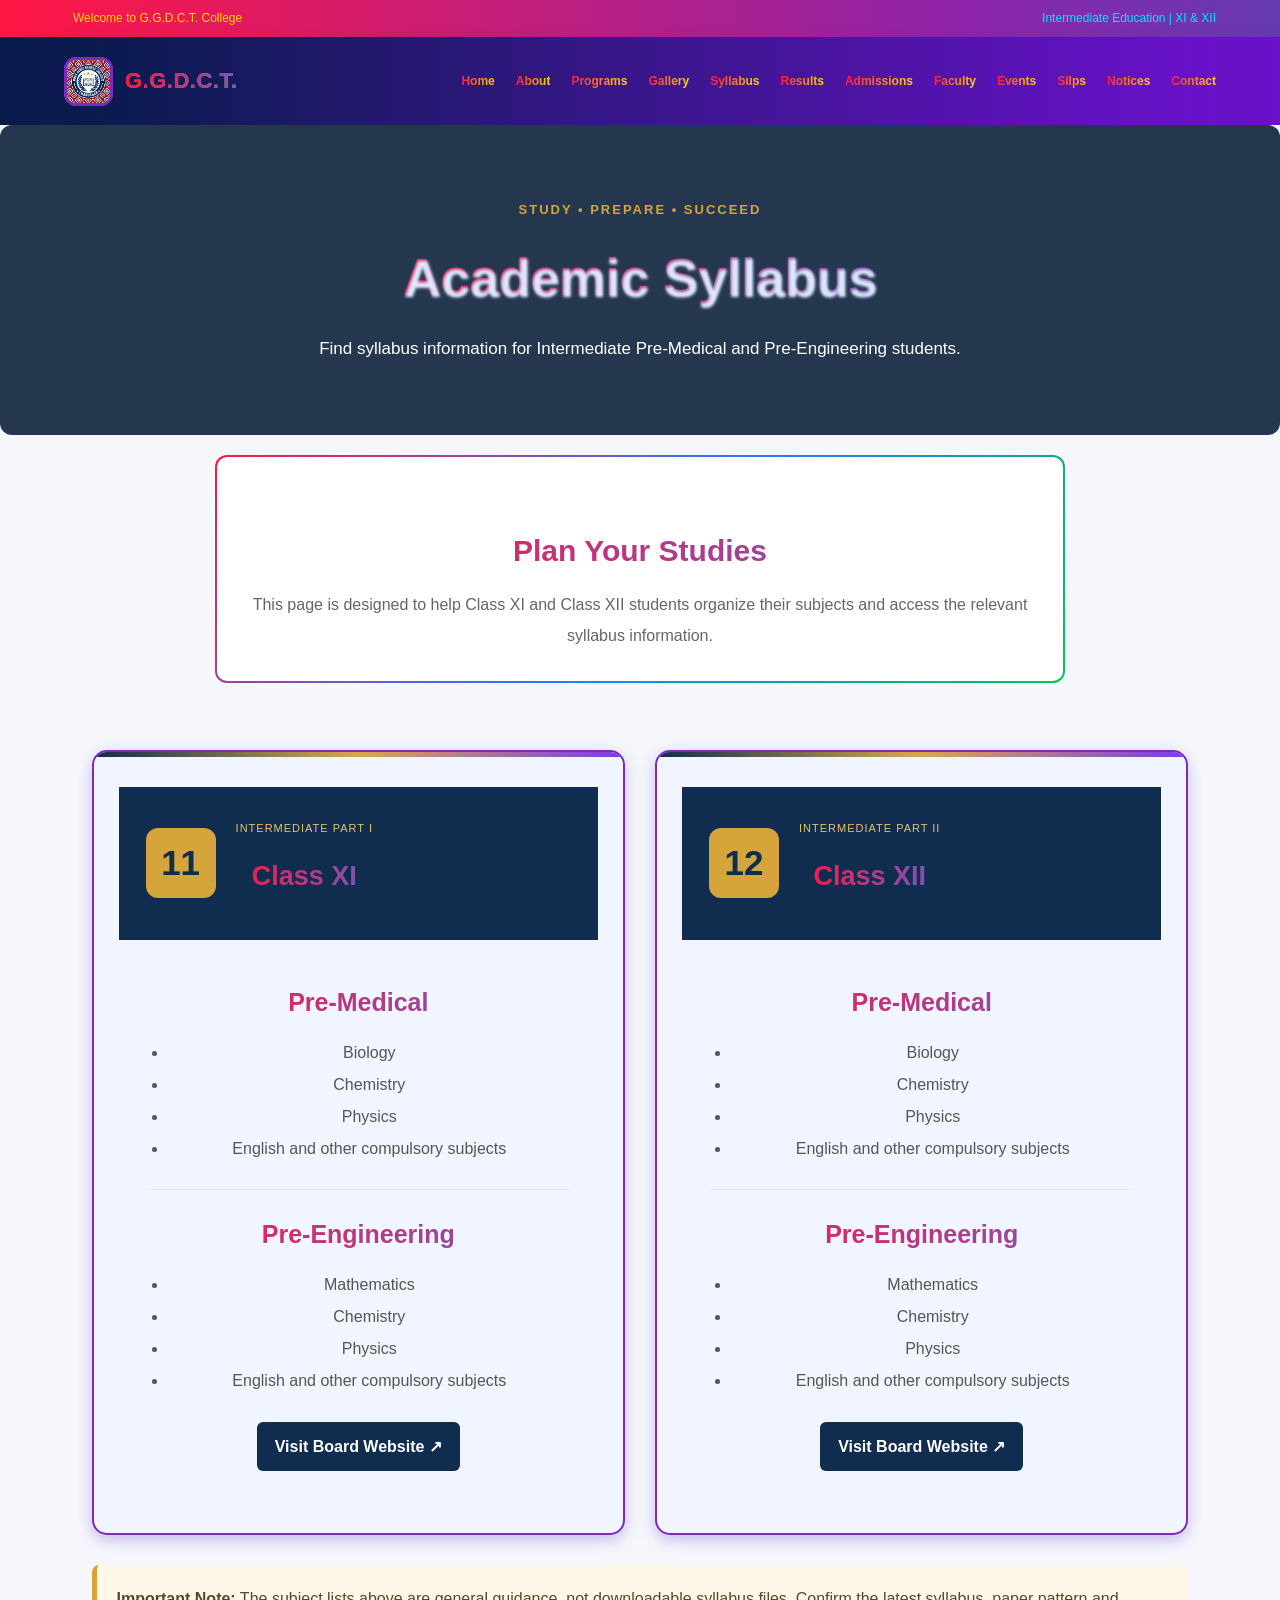
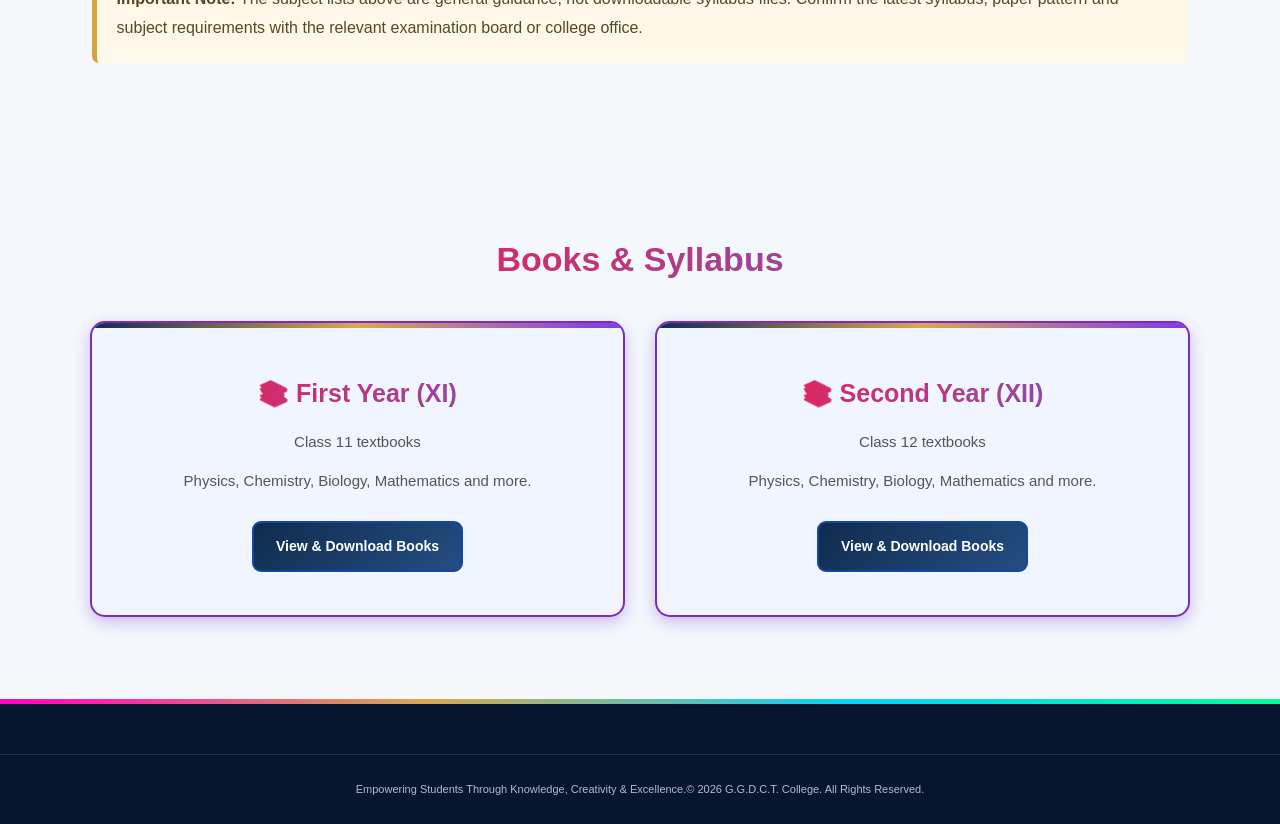
<file: Syllabus.html>
<!DOCTYPE html>
<html lang="en">
<head>
    <meta charset="UTF-8">
    <meta name="viewport" content="width=device-width, initial-scale=1.0">

    <title>Syllabus | G.G.D.C.T. College</title>

    <meta name="description" content="Explore Class XI and XII syllabus information for Pre-Medical and Pre-Engineering students at G.G.D.C.T. College.">

    <link rel="stylesheet" href="style.css">
</head>

<body>
  

 <!-- Top Information Bar -->
<div class="topbar">
    <div class="container topbar-content">
        <p>
            <i class="fas fa-graduation-cap"></i>
            <span class="welcome-text">Welcome to G.G.D.C.T. College</span>
        </p>

        <p>
            <i class="fas fa-book-open"></i>
            <span class="education-text">Intermediate Education | XI & XII</span>
        </p>
    </div>
</div>
 

      <!-- Header -->
    <header class="header">
        <div class="container navbar">
          
        <a href="#home" class="logo">
            <div class="logo-icon">
                <img src="image.png" alt="G.G.D.C.T.">
            </div>

                <div class="logo-text">
                    <h2>G.G.D.C.T.</h2>
                   
                </div>
            </a>

            <input type="checkbox" id="menu-toggle">

            <label for="menu-toggle" class="menu-icon">
                <i class="fas fa-bars"></i>
            </label>


            
<nav class="main-nav">
    <a href="index.html">Home</a>
    <a href="about.html">About</a>
    <a href="programs.html">Programs</a>
    <a href="gallery.html">Gallery</a>
    <a href="syllabus.html">Syllabus</a>
    <a href="results.html">Results</a>
    <a href="admissions.html">Admissions</a>
    <a href="faculty.html">Faculty</a>
    <a href="events.html">Events</a>
     <a href="silp.html">Silps</a>
    <a href="announcements.html">Notices</a>
    <a href="contact.html">Contact</a>
</nav>

        </div>
    </header>

    <!-- Hero Section -->
    <section class="syllabus-hero">
        <div class="syllabus-hero-content">
            <span>STUDY • PREPARE • SUCCEED</span>
            <h1>Academic Syllabus</h1>
            <p>
                Find syllabus information for Intermediate
                Pre-Medical and Pre-Engineering students.
            </p>
        </div>
    </section>

    <!-- Introduction -->
    <section class="syllabus-intro">
        <h2>Plan Your Studies</h2>
        <p>
            This page is designed to help Class XI and Class XII
            students organize their subjects and access the
            relevant syllabus information.
        </p>
    </section>

    <!-- Class Selection -->
    <section class="syllabus-section">

        <div class="syllabus-grid">

            <!-- Class XI -->
            <article class="syllabus-card">
                <div class="syllabus-card-header">
                    <span class="class-number">11</span>
                    <div>
                        <span class="class-label">INTERMEDIATE PART I</span>
                        <h2>Class XI</h2>
                    </div>
                </div>

                <div class="syllabus-card-body">
                    <h3>Pre-Medical</h3>
                    <ul>
                        <li>Biology</li>
                        <li>Chemistry</li>
                        <li>Physics</li>
                        <li>English and other compulsory subjects</li>
                    </ul>

                    <div class="subject-divider"></div>

                    <h3>Pre-Engineering</h3>
                    <ul>
                        <li>Mathematics</li>
                        <li>Chemistry</li>
                        <li>Physics</li>
                        <li>English and other compulsory subjects</li>
                    </ul>

                    <a
                        class="syllabus-button"
                        href="https://bisesba.edu.pk/"
                        target="_blank"
                        rel="noopener noreferrer"
                    >
                        Visit Board Website ↗
                    </a>
                </div>
            </article>

            <!-- Class XII -->
            <article class="syllabus-card">
                <div class="syllabus-card-header">
                    <span class="class-number">12</span>
                    <div>
                        <span class="class-label">INTERMEDIATE PART II</span>
                        <h2>Class XII</h2>
                    </div>
                </div>

                <div class="syllabus-card-body">
                    <h3>Pre-Medical</h3>
                    <ul>
                        <li>Biology</li>
                        <li>Chemistry</li>
                        <li>Physics</li>
                        <li>English and other compulsory subjects</li>
                    </ul>

                    <div class="subject-divider"></div>

                    <h3>Pre-Engineering</h3>
                    <ul>
                        <li>Mathematics</li>
                        <li>Chemistry</li>
                        <li>Physics</li>
                        <li>English and other compulsory subjects</li>
                    </ul>

                    <a
                        class="syllabus-button"
                        href="https://bisesba.edu.pk/"
                        target="_blank"
                        rel="noopener noreferrer"
                    >
                        Visit Board Website ↗
                    </a>
                </div>
            </article>

        </div>

        <div class="syllabus-notice">
            <strong>Important Note:</strong>
            The subject lists above are general guidance, not
            downloadable syllabus files. Confirm the latest
            syllabus, paper pattern and subject requirements
            with the relevant examination board or college office.
        </div>

    </section>


    
<!-- Books Download Section -->
<section class="section" id="books">
    <div class="container">
        <h2 class="section-title">Books & Syllabus</h2>
        <p class="section-description">
        </p>

        <div class="syllabus-grid">

            <!-- First Year -->
            <div class="syllabus-card">
                <h3>📚 First Year (XI)</h3>
                <p>Class 11 textbooks</p>
                <p>Physics, Chemistry, Biology, Mathematics and more.</p>
                <a href="https://portal.stbb.edu.pk/ebooks/class.php?id=14"
                   target="_blank" rel="noopener"
                   class="btn btn-primary">
                    View & Download Books
                </a>
            </div>

            <!-- Second Year -->
            <div class="syllabus-card">
                <h3>📚 Second Year (XII)</h3>
                <p>Class 12 textbooks</p>
                <p>Physics, Chemistry, Biology, Mathematics and more.</p>
                <a href="https://portal.stbb.edu.pk/ebooks/class.php?id=15"
                   target="_blank" rel="noopener"
                   class="btn btn-primary">
                    View & Download Books
                </a>
            </div>

        </div>
    </div>
</section>
</section>

<footer class="site-footer">
    <div class="footer-bottom">
        <p>Empowering Students Through Knowledge, Creativity & Excellence.</p>
        <p>&copy; 2026 G.G.D.C.T. College. All Rights Reserved.</p>
    </div>
</footer>

</body>
</html>
</body>
</html>
</file>
<file: style.css>
/* ===================================
   G.G.D.C.T. COLLEGE WEBSITE
   Professional Responsive Design
=================================== */

:root {
    --primary: #102c4e;
    --primary-light: #194b79;
    --secondary: #d9a84e;
    --secondary-light: #f5dfac;
    --background: #f6f8fc;
    --white: #ffffff;
    --text: #27364b;
    --muted: #718096;
    --border: #e5eaf1;
    --shadow: 0 12px 35px rgba(16, 44, 78, 0.09);
    --radius: 16px;
}

* {
    margin: 0;
    padding: 0;
    box-sizing: border-box;
}

html {
    scroll-behavior: smooth;
    scroll-padding-top: 95px;
}

body {
    font-family: "Poppins", sans-serif;
    color: var(--text);
    background: var(--white);
    line-height: 1.7;
    overflow-x: hidden;
}

img {
    display: block;
    max-width: 100%;
    height: auto;
    object-fit: cover;
}

a {
    text-decoration: none;
    color: inherit;
    transition: 0.3s ease;
}

button,
input {
    font: inherit;
}

.container {
    width: min(1180px, 90%);
    margin-inline: auto;
}

.section-padding {
    padding: 95px 0;
}



/* LOGO SAFETY: keep branding images at their intended size */
.logo-icon {
    width: 55px;
    height: 55px;
    display: flex;
    align-items: center;
    justify-content: center;
    flex-shrink: 0;
}

.logo-icon img {
    width: 100%;
    height: 1120%;
    object-fit: contain;
    display: block;
}

/* TOP BAR */

.topbar {
    background: var(--primary);
    color: var(--white);
    font-size: 12px;
    padding: 9px 0;
}

.topbar-content {
    display: flex;
    justify-content: space-between;
    align-items: center;
    gap: 15px;
}

.topbar p {
    display: flex;
    align-items: center;
    gap: 9px;
}

.topbar i {
    color: var(--secondary);
}

/* HEADER AND NAVIGATION */

.header {
    background: var(--white);
    position: sticky;
    top: 0;
    z-index: 1000;
    box-shadow: 0 4px 20px rgba(16, 44, 78, 0.06);
}

.navbar {
    min-height: 88px;
    display: flex;
    align-items: center;
    justify-content: space-between;
    gap: 25px;
}

.logo {
    display: inline-flex;
    align-items: center;
    gap: 12px;
    flex-shrink: 0;
}

.logo-icon {
    width: 49px;
    height: 49px;
    display: grid;
    place-items: center;
    border-radius: 14px;
    color: var(--primary);
    background: var(--secondary-light);
    font-size: 25px;
}

.logo-text h2 {
    color: var(--primary);
    font-size: 22px;
    line-height: 1.2;
    font-weight: 800;
    letter-spacing: 0.5px;
}

.logo-text span {
    font-size: 10px;
    color: var(--secondary);
    font-weight: 700;
    letter-spacing: 4px;
}

.main-nav {
    display: flex;
    align-items: center;
    gap: 21px;
}

.main-nav a {
    font-size: 12px;
    font-weight: 600;
    white-space: nowrap;
}

.main-nav a:hover,
.main-nav .active {
    color: var(--secondary);
}

.main-nav .nav-button {
    background: var(--primary);
    color: var(--white);
    padding: 12px 18px;
    border-radius: 8px;
}

.main-nav .nav-button:hover {
    background: var(--secondary);
    color: var(--primary);
}

#menu-toggle,
.menu-icon {
    display: none;
}

/* HERO SECTION */

.hero {
    min-height: 640px;
    display: flex;
    align-items: center;
    position: relative;
    background:
        url("https://images.unsplash.com/photo-1562774053-701939374585?auto=format&fit=crop&w=2000&q=90")
        center 48% / cover no-repeat;
    color: var(--white);
}

.hero-overlay {
    position: absolute;
    inset: 0;
    background: linear-gradient(
        90deg,
        rgba(8, 27, 49, 0.94) 0%,
        rgba(13, 43, 73, 0.84) 52%,
        rgba(13, 43, 73, 0.32) 100%
    );
}

.hero-content {
    position: relative;
    z-index: 1;
    padding-top: 75px;
    padding-bottom: 75px;
    animation: fadeUp 0.9s ease both;
}

.hero-badge {
    display: inline-flex;
    align-items: center;
    gap: 9px;
    padding: 9px 16px;
    border: 1px solid rgba(245, 223, 172, 0.5);
    background: rgba(255, 255, 255, 0.08);
    border-radius: 30px;
    font-size: 12px;
    color: var(--secondary-light);
    margin-bottom: 26px;
}

.hero h1 {
    max-width: 780px;
    font-size: clamp(38px, 5.2vw, 67px);
    line-height: 1.2;
    font-weight: 800;
    letter-spacing: -1.5px;
}

.hero h1 span {
    display: block;
    color: var(--secondary-light);
}

.hero-description {
    max-width: 600px;
    margin-top: 23px;
    font-size: 16px;
    color: #e2eaf4;
    line-height: 1.9;
}

.hero-buttons {
    display: flex;
    flex-wrap: wrap;
    gap: 15px;
    margin-top: 32px;
}

.btn {
    display: inline-flex;
    justify-content: center;
    align-items: center;
    gap: 10px;
    border-radius: 8px;
    padding: 14px 22px;
    font-size: 13px;
    font-weight: 700;
    transition: 0.3s ease;
}

.btn-primary {
    background: var(--secondary);
    color: var(--primary);
}

.btn-primary:hover {
    background: var(--secondary-light);
    transform: translateY(-3px);
}

.btn-outline {
    border: 1px solid rgba(255, 255, 255, 0.65);
    color: var(--white);
    background: rgba(255, 255, 255, 0.06);
}

.btn-outline:hover {
    background: var(--white);
    color: var(--primary);
}

.hero-features {
    display: flex;
    flex-wrap: wrap;
    gap: 26px;
    margin-top: 45px;
    padding-top: 24px;
    border-top: 1px solid rgba(255, 255, 255, 0.2);
}

.hero-features div {
    display: flex;
    align-items: center;
    gap: 10px;
    font-size: 12px;
    font-weight: 500;
}

.hero-features i {
    color: var(--secondary);
    font-size: 17px;
}

/* SECTION HEADINGS */

.section-heading {
    max-width: 700px;
    text-align: center;
    margin: 0 auto 48px;
}

.section-label {
    display: inline-block;
    font-size: 11px;
    font-weight: 800;
    letter-spacing: 2px;
    color: #a77b2a;
    margin-bottom: 12px;
}

.section-heading h2,
.welcome-text h2 {
    color: var(--primary);
    font-size: clamp(28px, 3.3vw, 40px);
    line-height: 1.3;
    font-weight: 800;
}

.section-heading > p {
    margin-top: 14px;
    color: var(--muted);
    font-size: 13px;
}

/* ABOUT / WELCOME */

.welcome-grid {
    display: grid;
    grid-template-columns: 1fr 1fr;
    gap: 70px;
    align-items: center;
}

.welcome-image {
    position: relative;
    padding: 0 20px 20px 0;
}

.welcome-image > img {
    height: 420px;
    border-radius: var(--radius);
    box-shadow: var(--shadow);
}

.image-caption {
    position: absolute;
    right: 0;
    bottom: 0;
    background: var(--white);
    box-shadow: var(--shadow);
    padding: 18px 24px;
    border-radius: 12px;
    display: flex;
    align-items: center;
    gap: 14px;
}

.image-caption > i {
    width: 43px;
    height: 43px;
    border-radius: 10px;
    display: grid;
    place-items: center;
    background: var(--secondary-light);
    color: var(--primary);
    font-size: 19px;
}

.image-caption strong,
.image-caption span {
    display: block;
}

.image-caption strong {
    color: var(--primary);
    font-size: 13px;
}

.image-caption span {
    color: var(--muted);
    font-size: 11px;
}

.welcome-text h2 span {
    color: #b68a39;
}

.welcome-text > p {
    margin-top: 20px;
    color: var(--muted);
    font-size: 13px;
}

.text-link {
    display: inline-flex;
    align-items: center;
    gap: 12px;
    margin-top: 27px;
    color: var(--primary);
    font-size: 13px;
    font-weight: 700;
}

.text-link:hover {
    color: #b68a39;
    gap: 18px;
}

/* PROGRAMS */

.programs {
    background: var(--background);
}

.program-grid {
    display: grid;
    grid-template-columns: repeat(2, minmax(0, 1fr));
    gap: 28px;
}

.program-card {
    background: var(--white);
    border: 1px solid var(--border);
    border-radius: var(--radius);
    overflow: hidden;
    transition: 0.35s ease;
}

.program-card:hover {
    transform: translateY(-8px);
    box-shadow: var(--shadow);
}

.program-image {
    position: relative;
    overflow: hidden;
}

.program-image img {
    height: 245px;
    transition: transform 0.5s ease;
}

.program-card:hover .program-image img {
    transform: scale(1.06);
}

.program-tag {
    position: absolute;
    top: 17px;
    left: 17px;
    background: var(--secondary-light);
    color: var(--primary);
    font-size: 10px;
    font-weight: 700;
    padding: 7px 12px;
    border-radius: 30px;
}

.program-info {
    position: relative;
    padding: 30px;
}

.program-icon {
    width: 53px;
    height: 53px;
    display: grid;
    place-items: center;
    border-radius: 13px;
    background: #edf3fa;
    color: var(--primary);
    font-size: 24px;
    margin-top: -56px;
    margin-bottom: 20px;
    position: relative;
    border: 4px solid var(--white);
}

.program-info h3 {
    font-size: 23px;
    color: var(--primary);
    margin-bottom: 12px;
}

.program-info > p {
    color: var(--muted);
    font-size: 12px;
    line-height: 1.9;
}

.subject-list {
    display: flex;
    flex-wrap: wrap;
    gap: 8px;
    margin-top: 20px;
}

.subject-list span {
    background: #f0f4f9;
    color: var(--primary);
    border-radius: 5px;
    padding: 7px 10px;
    font-size: 10px;
    font-weight: 600;
}

.class-links {
    display: flex;
    gap: 12px;
    margin-top: 24px;
    padding-top: 20px;
    border-top: 1px solid var(--border);
}

.class-links a {
    flex: 1;
    text-align: center;
    padding: 11px;
    border-radius: 7px;
    border: 1px solid var(--border);
    color: var(--primary);
    font-size: 12px;
    font-weight: 700;
}

.class-links a:hover {
    background: var(--primary);
    color: var(--white);
}

/* FEATURES */

.why-us {
    background: var(--white);
}

.features-grid {
    display: grid;
    grid-template-columns: repeat(4, minmax(0, 1fr));
    gap: 20px;
}

.feature-card {
    padding: 30px 22px;
    border: 1px solid var(--border);
    border-radius: 13px;
    background: var(--white);
    transition: 0.3s ease;
}

.feature-card:hover {
    border-color: var(--secondary);
    transform: translateY(-5px);
    box-shadow: var(--shadow);
}

.feature-icon {
    width: 52px;
    height: 52px;
    display: grid;
    place-items: center;
    border-radius: 12px;
    background: var(--secondary-light);
    color: var(--primary);
    font-size: 21px;
    margin-bottom: 22px;
}

.feature-card h3 {
    font-size: 15px;
    color: var(--primary);
    margin-bottom: 12px;
}

.feature-card p {
    font-size: 11px;
    line-height: 1.9;
    color: var(--muted);
}

/* PHOTO GALLERY */

.gallery {
    background: var(--background);
}

.gallery-grid {
    display: grid;
    grid-template-columns: repeat(2, minmax(0, 1fr));
    gap: 20px;
}

.gallery-item {
    height: 270px;
    position: relative;
    overflow: hidden;
    border-radius: 13px;
    background: #dce4ed;
}

.gallery-item img {
    height: 100%;
    transition: transform 0.5s ease;
}

.gallery-item:hover img {
    transform: scale(1.08);
}

.gallery-overlay {
    position: absolute;
    inset: 0;
    padding: 23px;
    display: flex;
    align-items: flex-end;
    justify-content: space-between;
    color: var(--white);
    font-size: 15px;
    font-weight: 700;
    background: linear-gradient(
        transparent 35%,
        rgba(8, 27, 49, 0.85)
    );
}

.gallery-overlay i {
    width: 37px;
    height: 37px;
    display: grid;
    place-items: center;
    border-radius: 9px;
    background: var(--secondary);
    color: var(--primary);
}

/* VIDEOS */

.videos {
    background: var(--white);
}

.video-grid {
    display: grid;
    grid-template-columns: repeat(2, minmax(0, 1fr));
    gap: 26px;
}

.video-card {
    overflow: hidden;
    border-radius: var(--radius);
    border: 1px solid var(--border);
    background: var(--white);
    box-shadow: 0 7px 25px rgba(16, 44, 78, 0.05);
}

.video-frame {
    width: 100%;
    aspect-ratio: 16 / 9;
    background: #101d2b;
}

.video-frame iframe {
    display: block;
    width: 100%;
    height: 100%;
    border: 0;
}

.video-info {
    padding: 22px;
}

.video-category {
    color: #a77b2a;
    font-size: 10px;
    font-weight: 800;
    letter-spacing: 1.5px;
}

.video-info h3 {
    color: var(--primary);
    font-size: 17px;
    margin-top: 7px;
}

.video-info p {
    color: var(--muted);
    font-size: 12px;
    margin-top: 8px;
}

.video-note,
.resource-note {
    text-align: center;
    color: var(--muted);
    font-size: 11px;
    margin-top: 25px;
}

/* SYLLABUS */

.syllabus {
    background: var(--background);
}

.syllabus-grid {
    display: grid;
    grid-template-columns: repeat(2, minmax(0, 1fr));
    gap: 25px;
}

.syllabus-card {
    text-align: center;
    background: var(--white);
    padding: 35px 25px;
    border-radius: var(--radius);
    border: 1px solid var(--border);
    transition: 0.3s ease;
}

.syllabus-card:hover {
    box-shadow: var(--shadow);
    transform: translateY(-5px);
}

.syllabus-icon {
    width: 65px;
    height: 65px;
    margin: 0 auto 20px;
    display: grid;
    place-items: center;
    background: var(--secondary-light);
    color: var(--primary);
    border-radius: 17px;
    font-size: 25px;
}

.syllabus-card h3 {
    color: var(--primary);
    font-size: 19px;
}

.syllabus-card > p {
    color: var(--muted);
    font-size: 12px;
    margin-top: 10px;
}

.syllabus-links {
    display: flex;
    justify-content: center;
    flex-wrap: wrap;
    gap: 12px;
    margin-top: 24px;
}

.syllabus-links a {
    border: 1px solid var(--border);
    padding: 10px 14px;
    border-radius: 7px;
    color: var(--primary);
    font-size: 11px;
    font-weight: 700;
}

.syllabus-links a:hover {
    background: var(--primary);
    color: var(--white);
}

/* RESULTS */

.results {
    background: var(--white);
}

.results-box {
    display: flex;
    align-items: center;
    gap: 25px;
    padding: 35px;
    border-radius: var(--radius);
    background: #f5f7fb;
    border: 1px solid var(--border);
}

.results-icon {
    min-width: 65px;
    height: 65px;
    display: grid;
    place-items: center;
    border-radius: 16px;
    background: var(--secondary-light);
    color: var(--primary);
    font-size: 28px;
}

.results-text {
    flex: 1;
}

.results-text .section-label {
    margin-bottom: 4px;
}

.results-text h2 {
    color: var(--primary);
    font-size: 25px;
}

.results-text p {
    color: var(--muted);
    font-size: 12px;
    margin-top: 6px;
}

.results-box > .btn {
    flex-shrink: 0;
}

/* CONTACT */

.contact {
    background: var(--background);
}

.contact-grid {
    display: grid;
    grid-template-columns: repeat(3, minmax(0, 1fr));
    gap: 22px;
}

.contact-card {
    text-align: center;
    padding: 32px 20px;
    background: var(--white);
    border: 1px solid var(--border);
    border-radius: 13px;
    transition: 0.3s ease;
}

.contact-card:hover {
    transform: translateY(-5px);
    box-shadow: var(--shadow);
}

.contact-icon {
    width: 52px;
    height: 52px;
    display: grid;
    place-items: center;
    margin: 0 auto 18px;
    border-radius: 13px;
    color: var(--primary);
    background: var(--secondary-light);
    font-size: 21px;
}

.contact-card h3 {
    font-size: 15px;
    color: var(--primary);
}

.contact-card p {
    font-size: 11px;
    color: var(--muted);
    margin-top: 9px;
}

/* FOOTER */

.footer {
    background: #0a2039;
    color: #dce6f2;
    padding: 65px 0 0;
}

.footer-grid {
    display: grid;
    grid-template-columns: 1.5fr 1fr 1fr;
    gap: 55px;
    padding-bottom: 45px;
}

.footer-logo .logo-text h2 {
    color: var(--white);
}

.footer-about > p {
    max-width: 330px;
    color: #aabbd0;
    font-size: 12px;
    margin-top: 20px;
}

.footer-links {
    display: flex;
    flex-direction: column;
    gap: 12px;
}

.footer-links h3 {
    color: var(--white);
    font-size: 15px;
    margin-bottom: 8px;
}

.footer-links a {
    color: #aabbd0;
    font-size: 12px;
}

.footer-links a:hover {
    color: var(--secondary);
    padding-left: 4px;
}

.footer-bottom {
    position: relative;
    min-height: 70px;
    border-top: 1px solid rgba(255, 255, 255, 0.12);
    padding: 20px 5%;
    display: flex;
    align-items: center;
    justify-content: center;
    text-align: center;
}

.footer-bottom p {
    color: #aabbd0;
    font-size: 11px;
}

.back-to-top {
    position: absolute;
    right: 5%;
    width: 38px;
    height: 38px;
    border-radius: 9px;
    display: grid;
    place-items: center;
    background: var(--secondary);
    color: var(--primary);
}

.back-to-top:hover {
    transform: translateY(-3px);
}

/* ANIMATION */

@keyframes fadeUp {
    from {
        opacity: 0;
        transform: translateY(25px);
    }

    to {
        opacity: 1;
        transform: translateY(0);
    }
}

/* TABLET */

@media (max-width: 1050px) {
    .main-nav {
        gap: 13px;
    }

    .main-nav a {
        font-size: 11px;
    }

    .main-nav .nav-button {
        padding: 10px 12px;
    }

    .features-grid {
        grid-template-columns: repeat(2, minmax(0, 1fr));
    }

    .welcome-grid {
        gap: 40px;
    }
}

/* MOBILE NAVIGATION */

@media (max-width: 800px) {
    .topbar-content {
        justify-content: center;
        flex-wrap: wrap;
        text-align: center;
    }

    .topbar-content p {
        font-size: 10px;
    }

    .navbar {
        min-height: 75px;
        position: relative;
    }

    .logo-icon {
        width: 43px;
        height: 43px;
    }

    .logo-text h2 {
        font-size: 19px;
    }

    .menu-icon {
        display: grid;
        place-items: center;
        width: 43px;
        height: 43px;
        background: var(--background);
        color: var(--primary);
        border-radius: 9px;
        font-size: 22px;
        cursor: pointer;
    }

    .main-nav {
        display: none;
        position: absolute;
        top: 75px;
        left: 0;
        right: 0;
        background: var(--white);
        padding: 20px;
        box-shadow: var(--shadow);
        border-radius: 0 0 12px 12px;
        align-items: stretch;
        flex-direction: column;
        gap: 0;
    }

    #menu-toggle:checked ~ .main-nav {
        display: flex;
    }

    .main-nav a {
        padding: 12px 10px;
        font-size: 13px;
        border-bottom: 1px solid var(--border);
    }

    .main-nav .nav-button {
        margin-top: 10px;
        text-align: center;
        border-bottom: 0;
    }

    .hero {
        min-height: 590px;
        background-position: center;
    }

    .hero h1 {
        font-size: clamp(35px, 8vw, 52px);
    }

    .hero-description {
        font-size: 14px;
    }

    .welcome-grid {
        grid-template-columns: 1fr;
        gap: 45px;
    }

    .welcome-image > img {
        height: 340px;
    }

    .program-grid,
    .video-grid,
    .syllabus-grid {
        grid-template-columns: 1fr;
    }

    .results-box {
        flex-wrap: wrap;
    }

    .results-text {
        min-width: 200px;
    }
}

/* SMALL MOBILE */

@media (max-width: 520px) {
    .container {
        width: 91%;
    }

    .section-padding {
        padding: 65px 0;
    }

    .topbar-content p:nth-child(2) {
        display: none;
    }

    .hero {
        min-height: 580px;
    }

    .hero-content {
        padding-top: 55px;
        padding-bottom: 55px;
    }

    .hero h1 {
        font-size: 36px;
        letter-spacing: -0.8px;
    }

    .hero-badge {
        font-size: 9px;
    }

    .hero-description {
        font-size: 13px;
    }

    .hero-buttons {
        flex-direction: column;
        align-items: stretch;
    }

    .hero-features {
        gap: 16px;
        flex-direction: column;
        margin-top: 30px;
    }

    .section-heading {
        margin-bottom: 32px;
    }

    .section-heading h2,
    .welcome-text h2 {
        font-size: 29px;
    }

    .welcome-image > img {
        height: 270px;
    }

    .image-caption {
        padding: 12px 15px;
    }

    .program-info {
        padding: 24px 20px;
    }

    .program-image img {
        height: 205px;
    }

    .features-grid {
        grid-template-columns: 1fr;
    }

    .feature-card {
        padding: 24px;
    }

    .gallery-grid {
        grid-template-columns: 1fr;
    }

    .gallery-item {
        height: 240px;
    }

    .results-box {
        padding: 25px 20px;
        gap: 18px;
    }

    .results-icon {
        min-width: 52px;
        height: 52px;
        font-size: 22px;
    }

    .results-text h2 {
        font-size: 21px;
    }

    .results-box > .btn {
        width: 100%;
    }

    .contact-grid {
        grid-template-columns: 1fr;
    }

    .footer-grid {
        grid-template-columns: 1fr;
        gap: 32px;
    }

    .footer-bottom {
        padding: 20px 55px 20px 20px;
    }
}

/* REDUCED MOTION ACCESSIBILITY */

@media (prefers-reduced-motion: reduce) {
    *,
    *::before,
    *::after {
        scroll-behavior: auto !important;
        animation-duration: 0.01ms !important;
        transition-duration: 0.01ms !important;
    }
}
.program-hero {
            min-height: 320px;
            background: linear-gradient(
                rgba(8, 29, 55, 0.86),
                rgba(8, 29, 55, 0.86)
            ),
            url("https://images.unsplash.com/photo-1523050854058-8df90110c9f1?auto=format&fit=crop&w=1600&q=85");
            background-size: cover;
            background-position: center;
            display: flex;
            align-items: center;
            justify-content: center;
            text-align: center;
            color: white;
            padding: 50px 20px;
        }

        .program-hero h1 {
            font-size: clamp(32px, 5vw, 52px);
            margin-bottom: 15px;
        }

        .program-hero p {
            max-width: 700px;
            margin: auto;
            line-height: 1.8;
            font-size: 17px;
        }

        .program-section {
            padding: 65px 7%;
        }

        .program-heading {
            text-align: center;
            margin-bottom: 40px;
        }

        .program-heading h2 {
            color: #102c4e;
            font-size: 32px;
            margin-bottom: 12px;
        }

        .program-heading p {
            color: #666;
            line-height: 1.7;
        }

        .program-grid {
            display: grid;
            grid-template-columns: repeat(2, minmax(0, 1fr));
            gap: 30px;
            max-width: 1100px;
            margin: auto;
        }

        .program-card {
            background: #fff;
            border-radius: 16px;
            overflow: hidden;
            box-shadow: 0 8px 30px rgba(0, 0, 0, 0.10);
            border: 1px solid #e8edf3;
            transition: transform 0.3s, box-shadow 0.3s;
        }

        .program-card:hover {
            transform: translateY(-7px);
            box-shadow: 0 14px 35px rgba(0, 0, 0, 0.15);
        }

        .program-card img {
            width: 100%;
            height: 245px;
            object-fit: cover;
            display: block;
        }

        .program-content {
            padding: 28px;
        }
         .program-tag {
            display: inline-block;
            background: #eaf1fb;
            color: #173f70;
            padding: 7px 13px;
            border-radius: 30px;
            font-size: 13px;
            font-weight: bold;
            margin-bottom: 15px;
        }

        .program-content h3 {
            font-size: 25px;
            color: #102c4e;
            margin-bottom: 12px;
        }

        .program-content p {
            color: #666;
            line-height: 1.8;
            margin-bottom: 18px;
        }

        .program-content h4 {
            color: #173f70;
            margin: 20px 0 10px;
        }

        .subject-list {
            padding-left: 22px;
            color: #555;
            line-height: 2;
        }

        .program-note {
            max-width: 1100px;
            margin: 35px auto 0;
            background: #fff8e8;
            border-left: 5px solid #d5a43b;
            padding: 20px;
            line-height: 1.8;
            color: #574728;
            border-radius: 8px;
        }

        .admission-banner {
            background: #102c4e;
            color: white;
            text-align: center;
            padding: 55px 20px;
        }

        .admission-banner h2 {
            font-size: 30px;
            margin-bottom: 15px;
        }

        .admission-banner p {
            line-height: 1.8;
            max-width: 700px;
            margin: 0 auto 25px;
        }

        .admission-button {
            display: inline-block;
            background: #d5a43b;
            color: #102c4e;
            text-decoration: none;
            padding: 13px 25px;
            border-radius: 6px;
            font-weight: bold;
            transition: 0.3s;
        }

        .admission-button:hover {
            background: white;
        }

        @media (max-width: 750px) {
            .program-grid {
                grid-template-columns: 1fr;
            }

            .program-section {
                padding: 45px 5%;
            }

            .program-content {
                padding: 22px;
            }
        }

/* ==================================
   GALLERY PAGE
================================== */

.gallery-hero {
    min-height: 340px;
    display: flex;
    align-items: center;
    justify-content: center;
    text-align: center;
    padding: 60px 20px;
    color: white;
    background:
        linear-gradient(rgba(8, 29, 55, 0.82), rgba(8, 29, 55, 0.82)),
        url("https://images.unsplash.com/photo-1562774053-701939374585?auto=format&fit=crop&w=1600&q=85");
    background-size: cover;
    background-position: center;
}

.gallery-hero-content {
    max-width: 750px;
}

.gallery-label,
.gallery-heading > span {
    color: #d5a43b;
    font-weight: bold;
    letter-spacing: 2px;
    font-size: 13px;
}

.gallery-hero h1 {
    font-size: clamp(36px, 5vw, 55px);
    margin: 15px 0;
}

.gallery-hero p {
    line-height: 1.8;
    font-size: 17px;
}

.gallery-section,
.video-gallery {
    padding: 70px 7%;
}

.gallery-heading {
    text-align: center;
    margin-bottom: 38px;
}

.gallery-heading h2 {
    color: #102c4e;
    font-size: clamp(27px, 4vw, 36px);
    margin: 12px 0;
}

.gallery-heading p {
    color: #666;
    line-height: 1.8;
}

.gallery-grid {
    display: grid;
    grid-template-columns: repeat(3, minmax(0, 1fr));
    gap: 24px;
}

.gallery-card {
    position: relative;
    height: 290px;
    overflow: hidden;
    border-radius: 14px;
    background: #102c4e;
    box-shadow: 0 8px 25px rgba(0, 0, 0, 0.10);
}

.gallery-card img {
    width: 100%;
    height: 100%;
    object-fit: cover;
    display: block;
    transition: transform 0.5s;
}

.gallery-card:hover img {
    transform: scale(1.08);
}

.gallery-overlay {
    position: absolute;
    inset: auto 0 0;
    padding: 45px 20px 20px;
    color: white;
    background: linear-gradient(transparent, rgba(0, 0, 0, 0.88));
}

.gallery-overlay h3 {
    margin-bottom: 7px;
    font-size: 20px;
}

.gallery-overlay p {
    font-size: 14px;
    line-height: 1.6;
}

.gallery-note {
    margin-top: 28px;
    padding: 16px 20px;
    background: #fff8e8;
    color: #574728;
    border-left: 4px solid #d5a43b;
    border-radius: 6px;
    line-height: 1.8;
}

.video-gallery {
    background: #f4f7fb;
}

.video-grid {
    display: grid;
    grid-template-columns: repeat(2, minmax(0, 1fr));
    gap: 28px;
}

.video-card {
    background: white;
    border-radius: 14px;
    overflow: hidden;
    box-shadow: 0 8px 25px rgba(0, 0, 0, 0.08);
}

.video-placeholder {
    min-height: 230px;
    display: flex;
    justify-content: center;
    align-items: center;
    background:
        linear-gradient(rgba(16, 44, 78, 0.68), rgba(16, 44, 78, 0.68)),
        url("https://images.unsplash.com/photo-1523050854058-8df90110c9f1?auto=format&fit=crop&w=900&q=80");
    background-size: cover;
    background-position: center;
}

.play-icon {
    display: flex;
    align-items: center;
    justify-content: center;
    width: 65px;
    height: 65px;
    padding-left: 4px;
    color: #102c4e;
    background: #d5a43b;
    border-radius: 50%;
    font-size: 23px;
}

.video-info {
    padding: 24px;
}

.video-info h3 {
    color: #102c4e;
    margin-bottom: 12px;
}

.video-info p {
    color: #666;
    line-height: 1.8;
    margin-bottom: 15px;
}

.video-status {
    display: inline-block;
    font-size: 12px;
    color: #8a6415;
    background: #fff3d5;
    border-radius: 20px;
    padding: 7px 12px;
}

.gallery-cta {
    padding: 60px 20px;
    text-align: center;
    background: #102c4e;
    color: white;
}

.gallery-cta h2 {
    font-size: clamp(25px, 4vw, 34px);
    margin-bottom: 15px;
}

.gallery-cta p {
    line-height: 1.8;
    margin-bottom: 25px;
}

.gallery-button {
    display: inline-block;
    background: #d5a43b;
    color: #102c4e;
    padding: 13px 25px;
    border-radius: 6px;
    text-decoration: none;
    font-weight: bold;
}

.gallery-button:hover {
    background: white;
}

@media (max-width: 850px) {
    .gallery-grid {
        grid-template-columns: repeat(2, minmax(0, 1fr));
    }
}

@media (max-width: 600px) {
    .gallery-grid,
    .video-grid {
        grid-template-columns: 1fr;
    }

    .gallery-section,
    .video-gallery {
        padding: 45px 5%;
    }

    .gallery-card {
        height: 270px;
    }

    .video-placeholder {
        min-height: 200px;
    }
}

/* ==================================
   SYLLABUS PAGE
================================== */

.syllabus-hero {
    min-height: 310px;
    padding: 55px 20px;
    display: flex;
    align-items: center;
    justify-content: center;
    text-align: center;
    color: white;
    background:
        linear-gradient(rgba(8, 29, 55, 0.88), rgba(8, 29, 55, 0.88)),
        url("https://images.unsplash.com/photo-1434030216411-0b793f4b4173?auto=format&fit=crop&w=1600&q=85");
    background-size: cover;
    background-position: center;
}

.syllabus-hero-content {
    max-width: 750px;
}

.syllabus-hero-content > span,
.study-tips-heading > span {
    color: #d5a43b;
    font-size: 13px;
    font-weight: bold;
    letter-spacing: 2px;
}

.syllabus-hero h1 {
    font-size: clamp(35px, 5vw, 52px);
    margin: 15px 0;
}

.syllabus-hero p {
    font-size: 17px;
    line-height: 1.8;
}

.syllabus-intro {
    max-width: 850px;
    margin: auto;
    padding: 55px 22px 30px;
    text-align: center;
}

.syllabus-intro h2 {
    color: #102c4e;
    font-size: 30px;
    margin-bottom: 15px;
}

.syllabus-intro p {
    color: #666;
    line-height: 1.9;
}

.syllabus-section {
    padding: 35px 7% 70px;
    background: #f5f7fb;
}

.syllabus-grid {
    max-width: 1100px;
    margin: auto;
    display: grid;
    grid-template-columns: repeat(2, minmax(0, 1fr));
    gap: 28px;
}

.syllabus-card {
    overflow: hidden;
    background: white;
    border-radius: 14px;
    box-shadow: 0 8px 28px rgba(0, 0, 0, 0.08);
}

.syllabus-card-header {
    display: flex;
    align-items: center;
    gap: 20px;
    padding: 27px;
    color: white;
    background: #102c4e;
}

.class-number {
    display: flex;
    width: 70px;
    height: 70px;
    flex-shrink: 0;
    align-items: center;
    justify-content: center;
    border-radius: 12px;
    background: #d5a43b;
    color: #102c4e;
    font-size: 35px;
    font-weight: bold;
}

.class-label {
    color: #e5c36f;
    font-size: 11px;
    letter-spacing: 1px;
}

.syllabus-card-header h2 {
    font-size: 27px;
    margin-top: 6px;
}

.syllabus-card-body {
    padding: 27px;
}

.syllabus-card-body h3 {
    color: #173f70;
    margin-bottom: 12px;
}

.syllabus-card-body ul {
    padding-left: 22px;
    color: #555;
    line-height: 2;
}

.subject-divider {
    height: 1px;
    background: #e7ebf1;
    margin: 24px 0;
}

.syllabus-button {
    display: inline-block;
    margin-top: 25px;
    padding: 12px 18px;
    border-radius: 6px;
    background: #102c4e;
    color: white;
    text-decoration: none;
    font-weight: bold;
    transition: background 0.3s;
}

.syllabus-button:hover {
    background: #d5a43b;
    color: #102c4e;
}

.syllabus-notice {
    max-width: 1100px;
    margin: 30px auto 0;
    padding: 20px;
    border-left: 5px solid #d5a43b;
    border-radius: 7px;
    background: #fff8e8;
    color: #574728;
    line-height: 1.8;
}

.study-tips {
    padding: 70px 7%;
}

.study-tips-heading {
    text-align: center;
    margin-bottom: 38px;
}

.study-tips-heading h2 {
    color: #102c4e;
    font-size: 32px;
    margin: 12px 0;
}

.study-tips-heading p {
    color: #666;
    line-height: 1.8;
}

.tips-grid {
    display: grid;
    grid-template-columns: repeat(3, minmax(0, 1fr));
    gap: 24px;
    max-width: 1100px;
    margin: auto;
}

.tip-card {
    padding: 28px 22px;
    text-align: center;
    border: 1px solid #e7ebf1;
    border-radius: 12px;
    background: white;
    transition: transform 0.3s, box-shadow 0.3s;
}

.tip-card:hover {
    transform: translateY(-5px);
    box-shadow: 0 10px 25px rgba(0, 0, 0, 0.08);
}

.tip-icon {
    font-size: 35px;
    margin-bottom: 16px;
}

.tip-card h3 {
    color: #102c4e;
    margin-bottom: 12px;
}

.tip-card p {
    color: #666;
    line-height: 1.8;
}

@media (max-width: 750px) {
    .syllabus-grid,
    .tips-grid {
        grid-template-columns: 1fr;
    }

    .syllabus-section,
    .study-tips {
        padding: 45px 5%;
    }

    .syllabus-card-header,
    .syllabus-card-body {
        padding: 22px;
    }
}

/* ==================================
   RESULTS PAGE
================================== */

.results-hero {
    min-height: 320px;
    padding: 55px 20px;
    display: flex;
    align-items: center;
    justify-content: center;
    text-align: center;
    color: white;
    background:
        linear-gradient(rgba(8, 29, 55, 0.88), rgba(8, 29, 55, 0.88)),
        url("https://images.unsplash.com/photo-1434030216411-0b793f4b4173?auto=format&fit=crop&w=1600&q=85");
    background-size: cover;
    background-position: center;
}

.results-hero-content {
    max-width: 750px;
}

.results-hero-content > span {
    color: #d5a43b;
    font-size: 12px;
    font-weight: bold;
    letter-spacing: 2px;
}

.results-hero h1 {
    font-size: clamp(34px, 5vw, 52px);
    margin: 16px 0;
}

.results-hero p {
    font-size: 17px;
    line-height: 1.8;
}

.results-intro {
    max-width: 850px;
    margin: auto;
    padding: 55px 22px 35px;
    text-align: center;
}

.results-intro h2 {
    color: #102c4e;
    font-size: 30px;
    margin-bottom: 14px;
}

.results-intro p {
    color: #666;
    line-height: 1.8;
}

.results-section {
    background: #f5f7fb;
    padding: 45px 7% 70px;
}

.results-grid {
    max-width: 1000px;
    margin: auto;
    display: grid;
    grid-template-columns: repeat(2, minmax(0, 1fr));
    gap: 28px;
}

.result-card {
    padding: 32px 25px;
    background: white;
    border: 1px solid #e7ebf1;
    border-radius: 14px;
    text-align: center;
    box-shadow: 0 8px 25px rgba(0, 0, 0, 0.07);
    transition: transform 0.3s, box-shadow 0.3s;
}

.result-card:hover {
    transform: translateY(-6px);
    box-shadow: 0 14px 30px rgba(0, 0, 0, 0.12);
}

.result-icon {
    font-size: 43px;
    margin-bottom: 18px;
}

.result-tag {
    display: inline-block;
    padding: 7px 12px;
    border-radius: 25px;
    background: #eaf1fb;
    color: #173f70;
    font-size: 11px;
    font-weight: bold;
    letter-spacing: 1px;
}

.result-card h2 {
    color: #102c4e;
    font-size: 25px;
    margin: 18px 0 12px;
}

.result-card p {
    color: #666;
    line-height: 1.8;
    margin-bottom: 22px;
}

.result-button {
    display: inline-block;
    padding: 13px 19px;
    background: #102c4e;
    color: white;
    text-decoration: none;
    border-radius: 6px;
    font-weight: bold;
    transition: 0.3s;
}

.result-button:hover {
    background: #d5a43b;
    color: #102c4e;
}

.result-instructions {
    max-width: 1000px;
    margin: 35px auto 0;
    padding: 28px;
    background: white;
    border-radius: 12px;
    border-left: 5px solid #d5a43b;
}

.result-instructions h3 {
    color: #102c4e;
    margin-bottom: 18px;
    font-size: 23px;
}

.result-instructions ol {
    padding-left: 23px;
    color: #555;
    line-height: 2;
}

.result-instructions p {
    margin-top: 20px;
    color: #6b572f;
    line-height: 1.8;
}

.results-banner {
    background: #102c4e;
    color: white;
    text-align: center;
    padding: 60px 20px;
}

.results-banner h2 {
    font-size: clamp(26px, 4vw, 34px);
    margin-bottom: 15px;
}

.results-banner p {
    line-height: 1.8;
    margin-bottom: 25px;
}

.results-light-button {
    display: inline-block;
    padding: 13px 23px;
    background: #d5a43b;
    color: #102c4e;
    text-decoration: none;
    font-weight: bold;
    border-radius: 6px;
}

.results-light-button:hover {
    background: white;
}

@media (max-width: 700px) {
    .results-grid {
        grid-template-columns: 1fr;
    }

    .results-section {
        padding: 40px 5%;
    }

    .result-instructions {
        padding: 22px;
    }
}

/* ==================================
   CONTACT PAGE
================================== */

.contact-hero {
    min-height: 320px;
    padding: 55px 20px;
    display: flex;
    align-items: center;
    justify-content: center;
    text-align: center;
    color: white;
    background:
        linear-gradient(rgba(8, 29, 55, 0.88), rgba(8, 29, 55, 0.88)),
        url("https://images.unsplash.com/photo-1523050854058-8df90110c9f1?auto=format&fit=crop&w=1600&q=85");
    background-size: cover;
    background-position: center;
}

.contact-hero-content {
    max-width: 750px;
}

.contact-hero-content > span {
    color: #d5a43b;
    font-size: 13px;
    font-weight: bold;
    letter-spacing: 2px;
}

.contact-hero h1 {
    font-size: clamp(34px, 5vw, 52px);
    margin: 16px 0;
}

.contact-hero p {
    font-size: 17px;
    line-height: 1.8;
}

.contact-section {
    padding: 65px 7%;
    background: #f5f7fb;
}

.contact-heading {
    text-align: center;
    max-width: 750px;
    margin: 0 auto 40px;
}

.contact-heading h2 {
    color: #102c4e;
    font-size: 32px;
    margin-bottom: 14px;
}

.contact-heading p {
    color: #666;
    line-height: 1.8;
}

.contact-layout {
    max-width: 1150px;
    margin: auto;
    display: grid;
    grid-template-columns: 0.9fr 1.1fr;
    gap: 30px;
    align-items: start;
}

.contact-details {
    display: grid;
    gap: 18px;
}

.contact-info-card {
    display: flex;
    gap: 18px;
    align-items: flex-start;
    padding: 23px;
    background: white;
    border-radius: 12px;
    border: 1px solid #e7ebf1;
    box-shadow: 0 5px 18px rgba(0, 0, 0, 0.04);
}

.contact-icon {
    width: 48px;
    height: 48px;
    flex-shrink: 0;
    display: flex;
    align-items: center;
    justify-content: center;
    background: #eaf1fb;
    border-radius: 10px;
    font-size: 23px;
}

.contact-info-card h3 {
    color: #102c4e;
    margin-bottom: 9px;
}

.contact-info-card p {
    color: #666;
    line-height: 1.8;
    overflow-wrap: anywhere;
}

.contact-form-card {
    padding: 32px;
    background: white;
    border-radius: 14px;
    border: 1px solid #e7ebf1;
    box-shadow: 0 8px 25px rgba(0, 0, 0, 0.06);
}

.contact-form-card h2 {
    color: #102c4e;
    font-size: 27px;
    margin-bottom: 10px;
}

.form-description {
    color: #666;
    margin-bottom: 25px;
    line-height: 1.7;
}

.form-group {
    margin-bottom: 20px;
}

.form-group label {
    display: block;
    color: #102c4e;
    font-weight: bold;
    margin-bottom: 9px;
}

.form-group input,
.form-group select,
.form-group textarea {
    display: block;
    width: 100%;
    padding: 13px 14px;
    border: 1px solid #d9e0e9;
    border-radius: 7px;
    background: #fff;
    color: #333;
    font: inherit;
    outline: none;
    box-sizing: border-box;
    transition: border-color 0.3s, box-shadow 0.3s;
}

.form-group input:focus,
.form-group select:focus,
.form-group textarea:focus {
    border-color: #d5a43b;
    box-shadow: 0 0 0 3px rgba(213, 164, 59, 0.15);
}

.form-group textarea {
    resize: vertical;
}

.contact-submit {
    width: 100%;
    padding: 14px;
    background: #102c4e;
    color: white;
    border: none;
    border-radius: 7px;
    font: inherit;
    font-weight: bold;
    cursor: pointer;
    transition: background 0.3s, color 0.3s;
}

.contact-submit:hover {
    background: #d5a43b;
    color: #102c4e;
}

.form-note {
    color: #777;
    font-size: 12px;
    line-height: 1.7;
    margin-top: 13px;
}

.form-feedback {
    color: #173f70;
    line-height: 1.7;
    margin-top: 12px;
}

.contact-location {
    padding: 60px 7%;
    text-align: center;
}

.contact-location h2 {
    color: #102c4e;
    font-size: 30px;
    margin-bottom: 12px;
}

.contact-location > p {
    color: #666;
    line-height: 1.8;
    margin-bottom: 25px;
}

.map-placeholder {
    max-width: 1000px;
    min-height: 220px;
    margin: auto;
    padding: 30px;
    box-sizing: border-box;
    display: flex;
    flex-direction: column;
    align-items: center;
    justify-content: center;
    background: #edf2f8;
    border: 1px dashed #9aabc0;
    border-radius: 12px;
}

.map-placeholder > span {
    font-size: 35px;
    margin-bottom: 10px;
}

.map-placeholder h3 {
    color: #102c4e;
    margin-bottom: 8px;
}

.map-placeholder p {
    color: #666;
    line-height: 1.7;
}

@media (max-width: 850px) {
    .contact-layout {
        grid-template-columns: 1fr;
    }

    .contact-section {
        padding: 45px 5%;
    }
}

@media (max-width: 500px) {
    .contact-form-card {
        padding: 22px;
    }

    .contact-info-card {
        padding: 18px;
    }
}

/* ===== ADMISSIONS PAGE ===== */

.admissions-hero {
    min-height: 430px;
    display: flex;
    align-items: center;
    justify-content: center;
    padding: 80px 8%;
    text-align: center;
    color: #ffffff;
    background:
        linear-gradient(rgba(7, 25, 52, 0.82), rgba(7, 25, 52, 0.88)),
        url("https://images.unsplash.com/photo-1523050854058-8df90110c9f1?auto=format&fit=crop&w=1600&q=85")
        center/cover no-repeat;
}

.admissions-hero-content {
    max-width: 850px;
}

.admissions-hero h1 {
    margin: 18px 0;
    font-size: clamp(2.2rem, 5vw, 3.8rem);
    line-height: 1.15;
}

.admissions-hero p {
    max-width: 700px;
    margin: 0 auto 28px;
    font-size: 1.08rem;
    line-height: 1.8;
}

.admissions-section {
    padding-top: 75px;
    padding-bottom: 75px;
}

.section-heading {
    max-width: 760px;
    margin: 0 auto 42px;
    text-align: center;
}

.section-heading h2,
.documents-content h2 {
    margin: 12px 0;
    color: #102747;
    font-size: clamp(1.8rem, 4vw, 2.6rem);
}

.section-heading p,
.documents-content p {
    color: #64748b;
    line-height: 1.8;
}

.admission-programs {
    display: grid;
    grid-template-columns: repeat(2, minmax(0, 1fr));
    gap: 28px;
}

.admission-program-card {
    padding: 35px;
    background: #ffffff;
    border: 1px solid #e2e8f0;
    border-radius: 18px;
    box-shadow: 0 10px 30px rgba(15, 35, 65, 0.07);
    transition: transform 0.3s ease, box-shadow 0.3s ease;
}

.admission-program-card:hover {
    transform: translateY(-6px);
    box-shadow: 0 16px 35px rgba(15, 35, 65, 0.12);
}

.admission-icon {
    width: 65px;
    height: 65px;
    display: grid;
    place-items: center;
    margin-bottom: 20px;
    background: #f2e7c8;
    border-radius: 16px;
    font-size: 2rem;
}

.admission-program-card h3 {
    margin: 0 0 12px;
    color: #102747;
    font-size: 1.5rem;
}

.admission-program-card p,
.admission-program-card li {
    color: #64748b;
    line-height: 1.8;
}

.admission-program-card ul {
    padding-left: 22px;
}

.admissions-process {
    background: #f4f7fb;
}

.admission-steps {
    display: grid;
    grid-template-columns: repeat(4, minmax(0, 1fr));
    gap: 20px;
}

.admission-step {
    padding: 28px 22px;
    background: #ffffff;
    border-radius: 15px;
    border-bottom: 4px solid #c7a34b;
    box-shadow: 0 8px 25px rgba(15, 35, 65, 0.05);
}

.step-number {
    display: inline-block;
    margin-bottom: 20px;
    color: #b18a2d;
    font-size: 1.8rem;
    font-weight: 800;
}

.admission-step h3 {
    color: #102747;
    font-size: 1.15rem;
}

.admission-step p {
    color: #64748b;
    font-size: 0.95rem;
    line-height: 1.8;
}

.documents-layout {
    display: grid;
    grid-template-columns: 1fr 0.9fr;
    align-items: center;
    gap: 50px;
}

.documents-content h2 {
    margin-top: 15px;
}

.document-list {
    padding-left: 0;
    list-style: none;
}

.document-list li {
    position: relative;
    margin: 13px 0;
    padding-left: 30px;
    color: #334155;
    line-height: 1.7;
}

.document-list li::before {
    content: "✓";
    position: absolute;
    left: 0;
    color: #b18a2d;
    font-weight: bold;
}

.documents-image img {
    display: block;
    width: 100%;
    min-height: 330px;
    object-fit: cover;
    border-radius: 20px;
    box-shadow: 0 15px 35px rgba(15, 35, 65, 0.14);
}

.admission-notice-section {
    padding-top: 0;
}

.admission-notice {
    padding: 35px;
    background: #fff9e9;
    border: 1px solid #ead8a5;
    border-radius: 18px;
}

.admission-notice h2 {
    margin-top: 0;
    color: #102747;
}

.admission-notice p {
    color: #596579;
    line-height: 1.8;
}

.admissions-cta {
    padding: 65px 20px;
    background: #102747;
    color: #ffffff;
    text-align: center;
}

.admissions-cta h2 {
    margin-top: 0;
    font-size: clamp(1.8rem, 4vw, 2.5rem);
}

.admissions-cta p {
    margin-bottom: 25px;
    color: #dbe5f2;
    line-height: 1.8;
}

.btn-light {
    display: inline-block;
    padding: 13px 25px;
    color: #102747;
    background: #ffffff;
    border-radius: 7px;
    text-decoration: none;
    font-weight: 700;
    transition: 0.3s ease;
}

.btn-light:hover {
    background: #e9d7a6;
}

@media (max-width: 900px) {
    .admission-steps {
        grid-template-columns: repeat(2, minmax(0, 1fr));
    }

    .documents-layout {
        grid-template-columns: 1fr;
    }
}

@media (max-width: 600px) {
    .admissions-hero {
        min-height: 380px;
        padding: 60px 20px;
    }

    .admissions-section {
        padding-top: 50px;
        padding-bottom: 50px;
    }

    .admission-programs,
    .admission-steps {
        grid-template-columns: 1fr;
    }

    .admission-program-card,
    .admission-notice {
        padding: 25px;
    }

    .documents-image img {
        min-height: 230px;
    }
}

/* ===== FACULTY PAGE ===== */

.faculty-hero {
    min-height: 390px;
    padding: 75px 20px;
    display: flex;
    align-items: center;
    justify-content: center;
    text-align: center;
    color: #ffffff;
    background:
        linear-gradient(rgba(8, 28, 55, 0.84), rgba(8, 28, 55, 0.88)),
        url("https://images.unsplash.com/photo-1524178232363-1fb2b075b655?auto=format&fit=crop&w=1600&q=85")
        center/cover no-repeat;
}

.faculty-hero-content {
    max-width: 800px;
}

.faculty-hero h1 {
    margin: 18px 0;
    font-size: clamp(2.2rem, 5vw, 3.6rem);
}

.faculty-hero p {
    margin: 0 auto 28px;
    max-width: 680px;
    color: #e5edf7;
    line-height: 1.8;
}

.faculty-intro {
    max-width: 850px;
    padding-top: 65px;
    padding-bottom: 30px;
    text-align: center;
}

.faculty-intro h2 {
    color: #102747;
    font-size: clamp(1.8rem, 4vw, 2.6rem);
}

.faculty-intro p {
    color: #64748b;
    line-height: 1.9;
}

.faculty-section {
    padding-top: 40px;
    padding-bottom: 80px;
}

.faculty-grid {
    display: grid;
    grid-template-columns: repeat(3, minmax(0, 1fr));
    gap: 28px;
}

.faculty-card {
    overflow: hidden;
    background: #ffffff;
    border: 1px solid #e5eaf1;
    border-radius: 17px;
    box-shadow: 0 10px 30px rgba(15, 35, 65, 0.07);
    transition: transform 0.3s ease, box-shadow 0.3s ease;
}

.faculty-card:hover {
    transform: translateY(-7px);
    box-shadow: 0 18px 35px rgba(15, 35, 65, 0.13);
}

.faculty-photo {
    height: 260px;
    overflow: hidden;
    background: #edf1f7;
}

.faculty-photo img {
    width: 100%;
    height: 100%;
    display: block;
    object-fit: cover;
    transition: transform 0.4s ease;
}

.faculty-card:hover .faculty-photo img {
    transform: scale(1.05);
}

.faculty-info {
    padding: 25px;
}

.faculty-role {
    display: inline-block;
    margin-bottom: 10px;
    color: #a47d25;
    font-size: 0.82rem;
    font-weight: 700;
    letter-spacing: 0.5px;
    text-transform: uppercase;
}

.faculty-info h3 {
    margin: 0 0 12px;
    color: #102747;
    font-size: 1.3rem;
}

.faculty-info p {
    margin: 0;
    color: #64748b;
    font-size: 0.95rem;
    line-height: 1.8;
}

.faculty-message {
    padding: 70px 20px;
    background: #f3f6fa;
    text-align: center;
}

.faculty-message .container {
    max-width: 850px;
}

.faculty-message h2 {
    color: #102747;
    font-size: clamp(1.8rem, 4vw, 2.6rem);
}

.faculty-message p {
    margin: 0 auto 28px;
    color: #64748b;
    line-height: 1.8;
}

@media (max-width: 950px) {
    .faculty-grid {
        grid-template-columns: repeat(2, minmax(0, 1fr));
    }
}

@media (max-width: 600px) {
    .faculty-hero {
        min-height: 340px;
        padding: 55px 20px;
    }

    .faculty-grid {
        grid-template-columns: 1fr;
    }

    .faculty-photo {
        height: 300px;
    }

    .faculty-intro {
        padding-top: 45px;
    }

    .faculty-section {
        padding-bottom: 50px;
    }
}

/* ===== EVENTS PAGE ===== */

.events-hero {
    min-height: 400px;
    padding: 75px 20px;
    display: flex;
    align-items: center;
    justify-content: center;
    text-align: center;
    color: #ffffff;
    background:
        linear-gradient(rgba(8, 27, 52, 0.82), rgba(8, 27, 52, 0.88)),
        url("https://images.unsplash.com/photo-1505373877841-8d25f7d46678?auto=format&fit=crop&w=1600&q=85")
        center/cover no-repeat;
}

.events-hero-content {
    max-width: 850px;
}

.events-hero h1 {
    margin: 18px 0;
    font-size: clamp(2.2rem, 5vw, 3.6rem);
}

.events-hero p {
    max-width: 700px;
    margin: 0 auto 28px;
    color: #e5edf7;
    line-height: 1.8;
}

.events-intro {
    max-width: 850px;
    padding-top: 65px;
    padding-bottom: 55px;
    text-align: center;
}

.events-intro h2 {
    color: #102747;
    font-size: clamp(1.8rem, 4vw, 2.6rem);
}

.events-intro p {
    color: #64748b;
    line-height: 1.9;
}

.featured-event {
    display: grid;
    grid-template-columns: 1fr 1fr;
    align-items: center;
    gap: 45px;
    padding-bottom: 80px;
}

.featured-event-image img {
    display: block;
    width: 100%;
    min-height: 330px;
    object-fit: cover;
    border-radius: 20px;
}

.featured-event-content h2 {
    margin: 15px 0;
    color: #102747;
    font-size: clamp(1.8rem, 4vw, 2.5rem);
}

.featured-event-content p {
    color: #64748b;
    line-height: 1.9;
}

.event-label,
.event-category {
    display: inline-block;
    color: #a47d25;
    font-size: 0.82rem;
    font-weight: 800;
    letter-spacing: 0.7px;
    text-transform: uppercase;
}

.events-section {
    padding: 75px 0;
    background: #f4f7fb;
}

.events-grid {
    display: grid;
    grid-template-columns: repeat(3, minmax(0, 1fr));
    gap: 26px;
}

.event-card {
    overflow: hidden;
    background: #ffffff;
    border: 1px solid #e5eaf1;
    border-radius: 16px;
    box-shadow: 0 8px 25px rgba(15, 35, 65, 0.06);
    transition: transform 0.3s ease, box-shadow 0.3s ease;
}

.event-card:hover {
    transform: translateY(-6px);
    box-shadow: 0 16px 30px rgba(15, 35, 65, 0.12);
}

.event-card > img {
    display: block;
    width: 100%;
    height: 220px;
    object-fit: cover;
}

.event-card-content {
    padding: 24px;
}

.event-card-content h3 {
    margin: 12px 0;
    color: #102747;
    font-size: 1.25rem;
}

.event-card-content p {
    color: #64748b;
    line-height: 1.8;
}

.event-date {
    display: block;
    margin-top: 18px;
    padding-top: 14px;
    border-top: 1px solid #e5eaf1;
    color: #8a6b27;
    font-size: 0.88rem;
    font-weight: 700;
}

.event-highlights {
    padding: 75px 20px;
    text-align: center;
}

.event-highlights-content {
    max-width: 800px;
}

.event-highlights h2 {
    color: #102747;
    font-size: clamp(1.8rem, 4vw, 2.6rem);
}

.event-highlights p {
    margin: 15px auto 28px;
    color: #64748b;
    line-height: 1.9;
}

@media (max-width: 900px) {
    .events-grid {
        grid-template-columns: repeat(2, minmax(0, 1fr));
    }

    .featured-event {
        grid-template-columns: 1fr;
        gap: 28px;
    }
}

@media (max-width: 600px) {
    .events-hero {
        min-height: 340px;
        padding: 55px 20px;
    }

    .events-intro {
        padding-top: 45px;
        padding-bottom: 40px;
    }

    .events-grid {
        grid-template-columns: 1fr;
    }

    .featured-event {
        padding-bottom: 50px;
    }

    .events-section,
    .event-highlights {
        padding-top: 50px;
        padding-bottom: 50px;
    }
}

/* ===== ANNOUNCEMENTS PAGE ===== */

.announcements-hero {
    min-height: 380px;
    padding: 70px 20px;
    display: flex;
    align-items: center;
    justify-content: center;
    text-align: center;
    color: #ffffff;
    background:
        linear-gradient(rgba(8, 27, 52, 0.85), rgba(8, 27, 52, 0.88)),
        url("https://images.unsplash.com/photo-1509062522246-3755977927d7?auto=format&fit=crop&w=1600&q=85")
        center/cover no-repeat;
}

.announcements-hero-content {
    max-width: 850px;
}

.announcements-hero h1 {
    margin: 18px 0;
    font-size: clamp(2.2rem, 5vw, 3.5rem);
}

.announcements-hero p {
    max-width: 700px;
    margin: 0 auto 28px;
    color: #e5edf7;
    line-height: 1.8;
}

.announcements-intro {
    max-width: 850px;
    padding-top: 60px;
    padding-bottom: 45px;
    text-align: center;
}

.announcements-intro h2 {
    color: #102747;
    font-size: clamp(1.8rem, 4vw, 2.5rem);
}

.announcements-intro p {
    color: #64748b;
    line-height: 1.9;
}

.notice-section {
    padding: 70px 0;
    background: #f4f7fb;
}

.notice-list {
    max-width: 1000px;
    margin: 0 auto;
    display: grid;
    gap: 20px;
}

.notice-card {
    display: flex;
    align-items: flex-start;
    gap: 22px;
    padding: 27px;
    background: #ffffff;
    border: 1px solid #e5eaf1;
    border-left: 5px solid #c7a34b;
    border-radius: 14px;
    box-shadow: 0 7px 22px rgba(15, 35, 65, 0.05);
    transition: transform 0.25s ease, box-shadow 0.25s ease;
}

.notice-card:hover {
    transform: translateY(-4px);
    box-shadow: 0 13px 28px rgba(15, 35, 65, 0.1);
}

.notice-icon {
    min-width: 55px;
    height: 55px;
    display: grid;
    place-items: center;
    background: #f7efd9;
    border-radius: 13px;
    font-size: 1.6rem;
}

.notice-content {
    flex: 1;
}

.notice-category {
    color: #a47d25;
    font-size: 0.8rem;
    font-weight: 800;
    text-transform: uppercase;
    letter-spacing: 0.7px;
}

.notice-content h3 {
    margin: 8px 0;
    color: #102747;
    font-size: 1.25rem;
}

.notice-content p {
    margin: 0 0 12px;
    color: #64748b;
    line-height: 1.8;
}

.notice-date {
    color: #64748b;
    font-size: 0.88rem;
}

.notice-status {
    padding: 7px 11px;
    color: #73591d;
    background: #fff5d9;
    border-radius: 20px;
    font-size: 0.78rem;
    font-weight: 700;
    white-space: nowrap;
}

.announcement-links {
    padding-top: 70px;
    padding-bottom: 70px;
}

.announcement-link-grid {
    display: grid;
    grid-template-columns: repeat(3, minmax(0, 1fr));
    gap: 25px;
}

.announcement-link-card {
    display: block;
    padding: 30px;
    color: inherit;
    text-decoration: none;
    background: #ffffff;
    border: 1px solid #e5eaf1;
    border-radius: 16px;
    box-shadow: 0 8px 25px rgba(15, 35, 65, 0.06);
    transition: transform 0.25s ease, border-color 0.25s ease;
}

.announcement-link-card:hover {
    transform: translateY(-5px);
    border-color: #c7a34b;
}

.announcement-link-card > span {
    font-size: 2rem;
}

.announcement-link-card h3 {
    color: #102747;
}

.announcement-link-card p {
    color: #64748b;
    line-height: 1.7;
}

.announcement-link-card strong {
    color: #a47d25;
}

.announcements-contact {
    padding: 65px 20px;
    color: #ffffff;
    background: #102747;
    text-align: center;
}

.announcements-contact h2 {
    font-size: clamp(1.8rem, 4vw, 2.5rem);
}

.announcements-contact p {
    margin-bottom: 25px;
    color: #dbe5f2;
    line-height: 1.8;
}

@media (max-width: 800px) {
    .announcement-link-grid {
        grid-template-columns: repeat(2, minmax(0, 1fr));
    }

    .notice-card {
        flex-wrap: wrap;
    }
}

@media (max-width: 550px) {
    .announcements-hero {
        min-height: 330px;
        padding: 50px 18px;
    }

    .announcements-intro,
    .announcement-links {
        padding-top: 45px;
        padding-bottom: 45px;
    }

    .notice-section {
        padding: 45px 0;
    }

    .notice-card {
        gap: 15px;
        padding: 20px;
    }

    .notice-status {
        margin-left: 70px;
    }

    .announcement-link-grid {
        grid-template-columns: 1fr;
    }
}
/* 1. WELCOME TO G.G.D.C. THARUSHAH */
.hero h1,
.hero-title {
    text-align: center;
    animation: welcomeEffect 3s infinite alternate ease-in-out;
}

@keyframes welcomeEffect {
    0% {
        color: #ff1744;
        transform: scale(1);
    }
    50% {
        color: #1677ff;
        transform: scale(1.08);
    }
    100% {
        color: #00a86b;
        transform: scale(1);
    }
}

/* 2. HOME, ABOUT AUR NAVIGATION LINKS */
nav a,
.navbar a {
    transition: color 0.3s ease, transform 0.3s ease;
}

nav a:hover,
.navbar a:hover {
    color: #ff1744 !important;
    transform: scale(1.12);
}

/* 3. HOME PAGE KI PICTURE */
.hero img,
.home-image img {
    display: block;
    margin: auto;
    transition: transform 0.5s ease;
}

.hero img:hover,
.home-image img:hover {
    transform: scale(1.06);
}

/* 4. PICTURE PAR GGDT C TEXT CENTER */
.hero-image,
.home-image {
    position: relative;
    text-align: center;
}

.hero-image::after,
.home-image::after {
    content: "GGDT C";
    position: absolute;
    top: 50%;
    left: 50%;
    transform: translate(-50%, -50%);
    color: #ffffff;
    font-size: 35px;
    font-weight: bold;
    text-shadow: 2px 2px 8px #000000;
    animation: logoColors 3s infinite alternate;
    pointer-events: none;
}

@keyframes logoColors {
    0% { color: #ff1744; }
    50% { color: #ffd700; }
    100% { color: #00e676; }
}

/* 5. EXPLORE PROGRAMS BUTTON */
.btn,
button,
.explore-btn {
    transition: transform 0.3s ease;
    animation: buttonColors 3s infinite alternate;
}

@keyframes buttonColors {
    0% { background-color: #ff1744; }
    50% { background-color: #1677ff; }
    100% { background-color: #00a86b; }
}

.btn:hover,
button:hover,
.explore-btn:hover {
    transform: scale(1.1);
}

/* 6. DISCOVER OUR COLLEGE */
.section-title,
.about-section h2 {
    text-align: center;
    animation: discoverColors 3s infinite alternate;
}

@keyframes discoverColors {
    0% { color: #ff1744; transform: scale(1); }
    50% { color: #1677ff; transform: scale(1.06); }
    100% { color: #00a86b; transform: scale(1); }
}
/* G.G.D.C.T. heading: 3 changing colors */
.hero h1,
.hero-title,
h1,
.logo,
.logo a {
    background: linear-gradient(
        90deg,
        #ff1744,
        #ffd700,
        #00e676,
        #1677ff,
        #ff1744
    );
    background-size: 300% auto;
    background-clip: text;
    -webkit-background-clip: text;
    -webkit-text-fill-color: transparent;
    animation: rainbowText 4s linear infinite;
}

/* Home, About, Gallery aur tamam menu links */
nav a,
.navbar a,
header nav a {
    background: linear-gradient(
        90deg,
        #ff1744,
        #ffd700,
        #00e676,
        #1677ff
    );
    background-size: 300% auto;
    background-clip: text;
    -webkit-background-clip: text;
    -webkit-text-fill-color: transparent;
    animation: rainbowText 4s linear infinite;
    transition: transform 0.3s ease;
}

/* Mouse le jane par zoom */
nav a:hover,
.navbar a:hover,
header nav a:hover {
    transform: scale(1.12);
}

/* Discover Our College heading */
.section-title,
.about-section h2 {
    background: linear-gradient(
        90deg,
        #ff1744,
        #ffd700,
        #00e676,
        #1677ff
    );
    background-size: 300% auto;
    background-clip: text;
    -webkit-background-clip: text;
    -webkit-text-fill-color: transparent;
    animation: rainbowText 4s linear infinite;
}

@keyframes rainbowText {
    0% {
        background-position: 0% center;
    }
    100% {
        background-position: 300% center;
    }
}
/* Header row ka animated multi-color effect */
header,
.header,
.navbar {
    background: linear-gradient(
        90deg,
        #081b4b,
        #6a11cb,
        #d4145a,
        #081b4b
    );
    background-size: 300% 100%;
    animation: headerColorMove 6s ease infinite;
}

@keyframes headerColorMove {
    0% {
        background-position: 0% center;
    }
    100% {
        background-position: 300% center;
    }
}
/* TOP BAR - Animated Multi-Color Background */
.topbar {
    background: linear-gradient(
        90deg,
        #ff1744,
        #8e24aa,
        #1565c0,
        #00a896,
        #ff1744
    );
    background-size: 300% 100%;
    animation: topbarRainbow 8s linear infinite;

    color: #ffffff;
    font-size: 12px;
    padding: 9px 0;
}

@keyframes topbarRainbow {
    0% {
        background-position: 0% center;
    }
    100% {
        background-position: 300% center;
    }
}

.topbar p,
.topbar p a {
    color: #ffffff;
}

.topbar i {
    color: #ffd700;
}
.welcome-text {
    display: inline-block;
    color: #ffcc00 !important;
    animation: welcomeZoom 2s ease-in-out infinite alternate;
}

.education-text {
    display: inline-block;
    color: #00e5ff !important;
    animation: educationZoom 2s ease-in-out infinite alternate;
}

@keyframes welcomeZoom {
    from { transform: scale(1); }
    to { transform: scale(1.08); }
}

@keyframes educationZoom {
    from { transform: scale(1); }
    to { transform: scale(1.05); }
}


/* Intermediate Education Zoom In / Zoom Out */


/* G.G.D.C.T. College Zoom Animation */

.topbar .welcome-text,
.topbar .college-text {
    display: inline-block !important;
    animation: textZoom 1.2s ease-in-out infinite alternate !important;
    transform-origin: center;
}

.topbar .welcome-text {
    color: #ffd700 !important;
    -webkit-text-fill-color: #ffd700 !important;
}

.topbar .college-text {
    color: #00ff99 !important;
    -webkit-text-fill-color: #00ff99 !important;
}

@keyframes textZoom {
    from {
        transform: scale(1);
    }
    to {
        transform: scale(1.3);
    }
}
/* Topbar Welcome Zoom Animation */
.topbar .topbar-welcome {
    display: inline-block !important;
    color: #ffd700 !important;
    -webkit-text-fill-color: #ffd700 !important;
    animation: topWelcomeZoom 1.5s ease-in-out infinite alternate !important;
}

.topbar .topbar-college {
    display: inline-block !important;
    color: #00ff99 !important;
    -webkit-text-fill-color: #00ff99 !important;
    animation: topCollegeZoom 1.5s ease-in-out infinite alternate !important;
}

@keyframes topWelcomeZoom {
    from { transform: scale(1); }
    to { transform: scale(1.3); }
}

@keyframes topCollegeZoom {
    from { transform: scale(1); }
    to { transform: scale(1.3); }
}

/* FORCE HEADING COLORS */
body h1 {
    color: #1746A2 !important;
    text-shadow: 1px 2px 3px #dbeafe !important;
}

body h2 {
    color: #7B2CBF !important;
}

body h3 {
    color: #D63384 !important;
}

body h4 {
    color: #008080 !important;
}

body h5 {
    color: #E67700 !important;
}

body h6 {
    color: #C2255C !important;
}

/* Heading spacing and appearance */
body h1,
body h2,
body h3,
body h4,
body h5,
body h6 {
    margin-top: 15px !important;
    margin-bottom: 15px !important;
    font-weight: 700 !important;
    transition: color 0.3s ease !important;
}

/* Hover color effect */
body h1:hover,
body h2:hover,
body h3:hover {
    color: #E11D8D !important;
}

/* HEADING COLORS — always visible */
h1 { color: #1746A2 !important; }
h2 { color: #7B2CBF !important; }
h3 { color: #D63384 !important; }
h4 { color: #008080 !important; }

/* REMOVE HOVER COLOR CHANGE */
h1:hover, h2:hover, h3:hover, h4:hover {
    color: inherit;
}

/* BOXES */
.card, .box, .program-card, .feature-card,
.info-box, .resource-card, .gallery-item,
.result-card, .syllabus-card {
    background: #F1F5FF !important;
    border: 2px solid #7B2CBF !important;
    border-radius: 15px !important;
    padding: 20px;
    box-shadow: 0 5px 15px #c9b8ef !important;
}

/* PHOTOS */
img {
    border: 3px solid #7B2CBF !important;
    border-radius: 12px !important;
    transition: border-color 0.3s ease;
}

img:hover {
    border-color: #D63384 !important;
}

/* LINKS AND BUTTONS */
a, button, input[type="button"],
input[type="submit"] {
    transition: all 0.3s ease !important;
}

a.btn, .btn, .button, button {
    border: 2px solid #1746A2 !important;
    border-radius: 9px !important;
    padding: 10px 18px;
    font-weight: 600;
}

/* Common buttons */
button:nth-of-type(3n+1) {
    background: #1746A2 !important;
    color: white !important;
}

button:nth-of-type(3n+2) {
    background: #7B2CBF !important;
    color: white !important;
}

button:nth-of-type(3n) {
    background: #D63384 !important;
    color: white !important;
}

/* Zoom-compatible page sizing */
html {
    font-size: 16px;
}

body {
    transition: font-size 0.2s ease;
}
/* ===== G.G.D.C.T. WEBSITE DESIGN FIX ===== */

/* Logo size fix */
.logo-icon img {
    height: 100%;
    max-height: 80px;
    width: auto;
    object-fit: contain;
}

/* Headings ke changing colors */
h1 {
    animation: headingColors 5s infinite;
}

@keyframes headingColors {
    0%   { color: #00e5ff; }
    25%  { color: #ffcc00; }
    50%  { color: #ff4d6d; }
    75%  { color: #7c4dff; }
    100% { color: #00e5ff; }
}

/* Buttons ka design */
button,
.btn,
.button {
    background: linear-gradient(135deg, #0066ff, #7c4dff);
    color: white;
    border: none;
    border-radius: 8px;
    padding: 12px 22px;
    margin: 8px;
    cursor: pointer;
    font-size: 16px;
    font-weight: bold;
    transition: 0.3s ease;
}

button:hover,
.btn:hover,
.button:hover {
    background: linear-gradient(135deg, #ff4d6d, #ff9800);
    transform: translateY(-2px);
}

/* Zoom buttons */
.zoom-btn,
#zoomIn,
#zoomOut {
    background: #00897b;
    color: white;
    padding: 10px 16px;
    margin: 5px;
    border-radius: 8px;
    border: none;
    cursor: pointer;
}

/* Sections mein spacing */
section {
    padding: 30px 20px;
    margin-bottom: 20px;
}

/* Cards ke darmiyan space */
.card,
.course-card,
.program-card {
    margin: 15px;
    padding: 20px;
    border-radius: 12px;
    box-sizing: border-box;
}

/* Mobile screen ke liye */
@media (max-width: 768px) {
    section {
        padding: 20px 12px;
    }

    .card,
    .course-card,
    .program-card {
        margin: 10px 0;
        padding: 15px;
    }

    button,
    .btn,
    .button {
        max-width: 100%;
    }
}
/* ===== ANIMATED COLOR HEADINGS ===== */

h1, h2, h3, h4, .section-title {
    background: linear-gradient(
        90deg,
        #ff1744,
        #2979ff,
        #00c853
    );
    background-size: 300% 300%;
    background-clip: text;
    -webkit-background-clip: text;
    -webkit-text-fill-color: transparent;
    animation: headingColorChange 4s ease infinite;
}

@keyframes headingColorChange {
    0% {
        background-position: 0% 50%;
    }
    50% {
        background-position: 100% 50%;
    }
    100% {
        background-position: 0% 50%;
    }
}

/* ===== COLORFUL BOX BORDERS ===== */

.card,
.course-card,
.program-card,
.box,
.content-box,
section {
    border: 2px solid transparent;
    border-radius: 12px;
    background-image:
        linear-gradient(#ffffff, #ffffff),
        linear-gradient(135deg, #ff1744, #2979ff, #00c853);
    background-origin: border-box;
    background-clip: padding-box, border-box;
    padding: 20px;
    margin-bottom: 20px;
    box-sizing: border-box;
}

/* ===== ZOOM BUTTONS ===== */

#zoomIn,
#zoomOut,
.zoom-btn {
    background: linear-gradient(135deg, #2979ff, #7c4dff);
    color: white;
    border: 2px solid #00e5ff;
    border-radius: 8px;
    padding: 10px 18px;
    margin: 5px;
    font-weight: bold;
    cursor: pointer;
    transition: 0.3s;
}

#zoomIn:hover,
#zoomOut:hover,
.zoom-btn:hover {
    background: linear-gradient(135deg, #ff1744, #ff9100);
    transform: scale(1.05);
}

/* ===== BOX HOVER EFFECT ===== */

.card:hover,
.course-card:hover,
.program-card:hover,
.box:hover,
.content-box:hover {
    box-shadow: 0 5px 18px rgba(41, 121, 255, 0.25);
    transform: translateY(-3px);
    transition: 0.3s ease;
}


/* Colorful borders for website boxes */
.card,
.course-card,
.program-card,
.box,
.content-box,
.info-box,
.feature-box {
    border: 3px solid transparent !important;
    border-radius: 14px;
    background:
        linear-gradient(#ffffff, #ffffff) padding-box,
        linear-gradient(135deg, #ff1744, #2979ff, #00c853) border-box;
    padding: 20px;
    margin: 15px 0;
    box-sizing: border-box;
    transition: transform 0.3s ease, box-shadow 0.3s ease;
}

.card:hover,
.course-card:hover,
.program-card:hover,
.box:hover,
.content-box:hover,
.info-box:hover,
.feature-box:hover {
    transform: translateY(-3px);
    box-shadow: 0 6px 18px rgba(41, 121, 255, 0.25);
}


/* Colorful Moving Announcement Bar */
.announcement-bar {
    width: 100%;
    overflow: hidden;
    white-space: nowrap;
    padding: 12px 0;
    background: #101b55;

    /* Colorful border */
    border-top: 4px solid transparent;
    border-bottom: 4px solid transparent;
    border-image: linear-gradient(
        90deg,
        #ff00cc,
        #ffff00,
        #00ff99,
        #00cfff,
        #ff00cc
    ) 1;

    box-sizing: border-box;
}

/* Moving Three-Color Text */
.announcement-text {
    display: inline-block;
    padding-left: 100%;
    font-size: 17px;
    font-weight: 800;
    letter-spacing: 1px;

    background: linear-gradient(
        90deg,
        #ff4dff,
        #ffe600,
        #00ff99
    );

    -webkit-background-clip: text;
    background-clip: text;
    color: transparent;

    animation: movingHeadline 22s linear infinite;
}

@keyframes movingHeadline {
    from {
        transform: translateX(0);
    }

    to {
        transform: translateX(-100%);
    }
}

/* Black Moving Headline Bar */
.announcement-bar {
    width: 100%;
    overflow: hidden;
    white-space: nowrap;
    padding: 12px 0;
    background-color: #000000;
    border-top: 4px solid #ff00cc;
    border-bottom: 4px solid #00ff99;
    box-sizing: border-box;
}

/* Three-Color Moving Text */
.announcement-text {
    display: inline-block;
    padding-left: 100%;
    font-size: 17px;
    font-weight: 800;
    letter-spacing: 1px;

    background: linear-gradient(
        90deg,
        #ff4dff 0%,
        #ffe600 50%,
        #00ff99 100%
    );

    -webkit-background-clip: text;
    background-clip: text;
    -webkit-text-fill-color: transparent;

   animation: movingHeadline 18s linear infinite;
}

@keyframes movingHeadline {
    from {
        transform: translateX(0);
    }
    to {
        transform: translateX(-100%);
    }
}

/* ===== BOOKS & SYLLABUS SECTION ===== */

#books {
    padding: 60px 0;
    background: #f4f7fc;
}

#books .section-title {
    text-align: center;
    font-size: 34px;
    font-weight: 800;
    color: #102c4e;
    margin-bottom: 12px;
}

#books .section-description {
    text-align: center;
    color: #555;
    font-size: 16px;
    margin-bottom: 35px;
}

/* Books Grid */
.syllabus-grid {
    display: grid;
    grid-template-columns: repeat(2, minmax(0, 1fr));
    gap: 30px;
    margin-top: 30px;
}

/* Individual Book Boxes */
.syllabus-card {
    position: relative;
    overflow: hidden;
    background: #ffffff;
    padding: 35px 25px;
    text-align: center;
    border: 2px solid #d9a84e;
    border-radius: 18px;
    box-shadow: 0 8px 25px rgba(16, 44, 78, 0.10);
    transition: transform 0.3s ease, box-shadow 0.3s ease;
}

.syllabus-card::before {
    content: "";
    display: block;
    height: 5px;
    position: absolute;
    top: 0;
    left: 0;
    width: 100%;
    background: linear-gradient(
        90deg,
        #102c4e,
        #d9a84e,
        #7c3aed
    );
}

.syllabus-card:hover {
    transform: translateY(-8px);
    box-shadow: 0 15px 30px rgba(16, 44, 78, 0.18);
    border-color: #102c4e;
}

/* Book Headings */
.syllabus-card h3 {
    font-size: 25px;
    color: #102c4e;
    margin: 10px 0 15px;
    font-weight: 800;
}

.syllabus-card p {
    color: #555555;
    font-size: 15px;
    line-height: 1.8;
    margin-bottom: 12px;
}

/* View & Download Button */
.syllabus-card .btn {
    display: inline-block;
    margin-top: 15px;
    padding: 12px 22px;
    background: linear-gradient(135deg, #102c4e, #244d83);
    color: #ffffff;
    text-decoration: none;
    border: 2px solid #d9a84e;
    border-radius: 9px;
    font-size: 14px;
    font-weight: 700;
    transition: all 0.3s ease;
}

.syllabus-card .btn:hover {
    background: #d9a84e;
    color: #102c4e;
    transform: scale(1.04);
}

/* Mobile Responsive */
@media (max-width: 650px) {
    .syllabus-grid {
        grid-template-columns: 1fr;
        gap: 20px;
    }

    #books .section-title {
        font-size: 27px;
    }

    .syllabus-card {
        padding: 30px 18px;
    }
}


/* ===== PROFESSIONAL COLLEGE FOOTER ===== */

.site-footer {
    background: #07152f;
    color: #ffffff;
    padding-top: 50px;
    border-top: 5px solid transparent;
    border-image: linear-gradient(
        90deg,
        #ff00cc,
        #d9a84e,
        #00d4ff,
        #00ff99
    ) 1;
}

.footer-content {
    display: flex;
    justify-content: space-between;
    align-items: flex-start;
    flex-wrap: wrap;
    gap: 35px;
    padding-bottom: 35px;
}

.footer-content h3 {
    color: #d9a84e;
    font-size: 25px;
    margin-bottom: 12px;
    font-weight: 800;
}

.footer-content p {
    color: #d5dbea;
    font-size: 14px;
    line-height: 1.8;
}

.footer-links {
    display: flex;
    flex-wrap: wrap;
    gap: 18px;
}

.footer-links a {
    color: #ffffff;
    text-decoration: none;
    font-size: 14px;
    font-weight: 600;
    transition: 0.3s ease;
}

.footer-links a:hover {
    color: #d9a84e;
    transform: translateY(-3px);
}

/*r */
@media (max-width: 650px) {
    .footer-content {
        flex-direction: column;
        align-items: center;
        text-align: center;
    }

    .footer-links {
        justify-content: center;
        gap: 15px;
    }

    .footer-content h3 {
        font-size: 22px;
    }
}

.footer-bottom {
    width: 100%;
    text-align: center;
    padding: 10px 5px;
    box-sizing: border-box;
}

.footer-bottom p {
    margin: 0;
    font-size: 12px;
    line-height: 1.5;
}
/* Heading inside form */
.form-box h1{
    text-align:center;
    margin-bottom:20px;
    color:#28f4ff; /* farozi heading */
}

/* ===== Form Fields ===== */
form label{
    display:block;
    margin-top:12px;
    margin-bottom:4px;
    font-size:14px;
    color:#28f4ff;  /* farozi label text */
}

form input,
form select,
form textarea{
    width:100%;
    padding:10px;
    background:#2a2a2a;
    border:1px solid #28f4ff;
    color:#fff;
    border-radius:4px;
    outline:none;
}

form input:focus,
form select:focus,
form textarea:focus{
    box-shadow:0 0 6px #28f4ff;
}

/* ===== Submit Button ===== */
button{
    margin-top:16px;
    width:100%;
    padding:11px;
    border:none;
    background:#28f4ff;
    color:#000;
    font-weight:bold;
    font-size:16px;
    cursor:pointer;
    border-radius:4px;
}

button:hover{
    box-shadow:0 0 10px #28f4ff;
}

/* ==========================================
   G.G.D.C.T. DIGITAL LIBRARY
========================================== */


/* =========================================
   G.G.D.C.T. COLLEGE - DIGITAL LIBRARY
   Complete Professional CSS
========================================= */

/* GOOGLE FONT */
@import url('https://fonts.googleapis.com/css2?family=Poppins:wght@400;500;600;700;800&display=swap');


/* =========================================
   GLOBAL SETTINGS
========================================= */

* {
    margin: 0;
    padding: 0;
    box-sizing: border-box;
}

html {
    scroll-behavior: smooth;
}

body {
    font-family: 'Poppins', sans-serif;
    background: #f5f7fb;
    color: #243247;
    line-height: 1.6;
}

a {
    text-decoration: none;
}

button,
input {
    font-family: inherit;
}


/* =========================================
   HEADER
========================================= */

.library-header {
    width: 100%;
    min-height: 100px;
    background: #102c4e;
    padding: 20px 4%;
    display: flex;
    align-items: center;
    justify-content: space-between;
    gap: 25px;
    flex-wrap: wrap;
    border-bottom: 3px solid #d9a84e;
}

/* LOGO */

.library-logo {
    display: flex;
    align-items: center;
    gap: 14px;
    flex-shrink: 0;
}

.logo-box {
    width: 55px;
    height: 55px;
    border: 2px solid #d9a84e;
    border-radius: 10px;
    color: #d9a84e;
    display: flex;
    align-items: center;
    justify-content: center;
    font-size: 19px;
    font-weight: 800;
}

.library-logo h1 {
    color: #ffffff;
    font-size: 25px;
    font-weight: 800;
    letter-spacing: 2px;
}

.library-logo p {
    color: #d9a84e;
    font-size: 12px;
    letter-spacing: 1px;
}


/* =========================================
   NAVIGATION BAR
========================================= */

.library-header .main-nav {
    display: flex;
    align-items: center;
    justify-content: flex-end;
    flex-wrap: wrap;
    gap: 5px;
    background: transparent;
    margin: 0;
    padding: 0;
}

.library-header .main-nav a {
    display: inline-block;
    color: #ffffff;
    font-size: 11px;
    font-weight: 500;
    padding: 9px 10px;
    border-radius: 5px;
    transition: .3s ease;
}

.library-header .main-nav a:hover {
    color: #d9a84e;
    background: rgba(255,255,255,.08);
}

.library-header .main-nav a.active {
    color: #102c4e;
    background: #d9a84e;
    font-weight: 700;
}


/* =========================================
   HERO SECTION
========================================= */

.library-hero {
    min-height: 440px;
    padding: 80px 9%;
    display: flex;
    align-items: center;
    background:
        linear-gradient(
            110deg,
            rgba(9, 35, 69, .96),
            rgba(25, 75, 121, .82),
            rgba(45, 108, 145, .68)
        );
    position: relative;
    overflow: hidden;
}

.library-hero::after {
    content: "";
    position: absolute;
    width: 380px;
    height: 380px;
    border: 1px solid rgba(255,255,255,.12);
    border-radius: 50%;
    right: -100px;
    top: 20px;
    box-shadow:
        0 0 0 40px rgba(255,255,255,.03),
        0 0 0 80px rgba(255,255,255,.02);
}

.library-hero-content {
    max-width: 720px;
    position: relative;
    z-index: 1;
}

.library-badge {
    display: inline-block;
    color: #f5dfac;
    border: 1px solid #d9a84e;
    padding: 8px 17px;
    border-radius: 4px;
    font-size: 11px;
    font-weight: 600;
    letter-spacing: 2px;
    margin-bottom: 25px;
}

.library-hero-content h2 {
    color: #ffffff;
    font-size: 54px;
    line-height: 1.2;
    font-weight: 800;
    margin-bottom: 20px;
}

.library-hero-content p {
    color: #e3edf7;
    font-size: 16px;
    max-width: 600px;
    line-height: 1.9;
    margin-bottom: 28px;
}

.library-btn {
    display: inline-block;
    background: #d9a84e;
    color: #102c4e;
    padding: 13px 28px;
    border-radius: 6px;
    font-weight: 700;
    transition: .3s;
}

.library-btn:hover {
    background: #ffffff;
    transform: translateY(-3px);
}


/* =========================================
   SECTION TITLES
========================================= */

.section-title {
    text-align: center;
    max-width: 750px;
    margin: 0 auto 45px;
}

.section-title span {
    display: block;
    color: #b78724;
    font-size: 11px;
    font-weight: 700;
    letter-spacing: 2px;
    margin-bottom: 10px;
}

.section-title h2 {
    color: #102c4e;
    font-size: 34px;
    font-weight: 800;
    margin-bottom: 12px;
}

.section-title p {
    color: #64748b;
    font-size: 14px;
}


/* =========================================
   SEARCH SECTION
========================================= */

.library-search-section {
    padding: 65px 5%;
    background: #ffffff;
}

.library-search {
    max-width: 750px;
    margin: auto;
    text-align: center;
}

.library-search h2 {
    color: #102c4e;
    font-size: 29px;
    margin-bottom: 25px;
}

.library-search > p {
    color: #64748b;
    font-size: 14px;
    margin-bottom: 22px;
}

.library-book-search {
    display: flex;
    width: 100%;
    background: #ffffff;
    border: 1px solid #dce3ed;
    border-radius: 8px;
    overflow: hidden;
    box-shadow: 0 5px 20px rgba(16,44,78,.07);
}

.library-book-search input {
    flex: 1;
    min-width: 0;
    border: none;
    outline: none;
    padding: 16px 20px;
    font-size: 14px;
    color: #102c4e;
    background: #ffffff;
}

.library-book-search input::placeholder {
    color: #9aa7b7;
}

.library-book-search button {
    border: none;
    background: #102c4e;
    color: #ffffff;
    padding: 0 28px;
    font-size: 13px;
    font-weight: 600;
    cursor: pointer;
    transition: .3s;
}

.library-book-search button:hover {
    background: #d9a84e;
    color: #102c4e;
}

.search-result {
    margin-top: 14px;
    color: #b78724;
    font-size: 13px;
    font-weight: 600;
}


/* =========================================
   CATEGORY SECTION
========================================= */

.library-categories {
    padding: 75px 6%;
    background: #f5f7fb;
}

.category-grid {
    max-width: 1150px;
    margin: auto;
    display: grid;
    grid-template-columns: repeat(3, 1fr);
    gap: 22px;
}

.category-card {
    background: #ffffff;
    padding: 28px 22px;
    text-align: center;
    border: 1px solid #e5eaf1;
    border-radius: 10px;
    transition: .3s ease;
}

.category-card:hover {
    transform: translateY(-6px);
    border-color: #d9a84e;
    box-shadow: 0 12px 28px rgba(16,44,78,.09);
}

.category-icon {
    width: 65px;
    height: 65px;
    margin: 0 auto 16px;
    background: #edf2f8;
    border-radius: 50%;
    display: flex;
    align-items: center;
    justify-content: center;
    font-size: 29px;
}

.category-card h3 {
    color: #102c4e;
    font-size: 17px;
    margin-bottom: 8px;
}

.category-card p {
    color: #718096;
    font-size: 12px;
}


/* =========================================
   BOOK SECTION
========================================= */

.books-section {
    padding: 80px 6%;
    background: #ffffff;
}

.pdf-book-grid {
    max-width: 1200px;
    margin: auto;
    display: grid;
    grid-template-columns: repeat(3, minmax(0, 1fr));
    gap: 28px;
    align-items: stretch;
}

.pdf-book-card {
    background: #ffffff;
    border: 1px solid #e3e8ef;
    border-radius: 12px;
    overflow: hidden;
    display: flex;
    flex-direction: column;
    box-shadow: 0 5px 20px rgba(16,44,78,.06);
    transition: .3s ease;
}

.pdf-book-card:hover {
    transform: translateY(-7px);
    box-shadow: 0 15px 32px rgba(16,44,78,.13);
}


/* =========================================
   BOOK COVERS
========================================= */

.pdf-book-cover {
    min-height: 235px;
    padding: 25px;
    color: #ffffff;
    display: flex;
    flex-direction: column;
    align-items: center;
    justify-content: center;
    text-align: center;
    position: relative;
}

.pdf-book-cover span {
    font-size: 10px;
    font-weight: 600;
    letter-spacing: 2px;
    color: #f5dfac;
}

.pdf-book-cover h3 {
    color: #ffffff;
    font-size: 27px;
    font-weight: 700;
    margin: 8px 0;
}

.pdf-book-cover p {
    color: #e2eaf4;
    font-size: 12px;
}

.pdf-icon {
    font-size: 43px;
    margin: 12px 0;
}


/* INDIVIDUAL COVER COLORS */

.biology {
    background: linear-gradient(135deg, #123d54, #267b7a);
}

.chemistry {
    background: linear-gradient(135deg, #49366e, #182d56);
}

.physics {
    background: linear-gradient(135deg, #102c4e, #9a6a28);
}

.mathematics {
    background: linear-gradient(135deg, #28525b, #102c4e);
}

.english {
    background: linear-gradient(135deg, #673a64, #102c4e);
}

.arts {
    background: linear-gradient(135deg, #735039, #263c59);
}

.humanities {
    background: linear-gradient(135deg, #435875, #102c4e);
}

.general {
    background: linear-gradient(135deg, #17616d, #102c4e);
}


/* =========================================
   BOOK INFORMATION
========================================= */

.pdf-book-info {
    padding: 24px;
    display: flex;
    flex-direction: column;
    flex: 1;
}

.pdf-book-info > span {
    color: #b78724;
    font-size: 10px;
    font-weight: 700;
    letter-spacing: 1px;
}

.pdf-book-info h3 {
    color: #102c4e;
    font-size: 18px;
    margin: 9px 0;
}

.pdf-book-info p {
    color: #718096;
    font-size: 12px;
    line-height: 1.8;
    margin-bottom: 15px;
}


/* =========================================
   PDF BUTTONS
========================================= */

.pdf-buttons {
    display: flex;
    gap: 9px;
    margin-top: auto;
    padding-top: 12px;
}

.read-btn,
.download-btn {
    flex: 1;
    display: inline-flex;
    align-items: center;
    justify-content: center;
    text-align: center;
    padding: 11px 8px;
    border-radius: 5px;
    font-size: 11px;
    font-weight: 600;
    transition: .3s;
}

.read-btn {
    background: #102c4e;
    color: #ffffff;
}

.read-btn:hover {
    background: #194b79;
    transform: translateY(-2px);
}

.download-btn {
    background: #d9a84e;
    color: #102c4e;
}

.download-btn:hover {
    background: #f0d18b;
    transform: translateY(-2px);
}


/* =========================================
   NO BOOK FOUND
========================================= */

.no-book-found {
    display: none;
    max-width: 650px;
    margin: 40px auto 0;
    padding: 40px 20px;
    text-align: center;
    background: #f5f7fb;
    border: 1px solid #e3e8ef;
    border-radius: 10px;
}

.no-book-found h3 {
    color: #102c4e;
    font-size: 22px;
    margin-bottom: 8px;
}

.no-book-found p {
    color: #718096;
    font-size: 13px;
}


/* =========================================
   LIBRARY FEATURES
========================================= */

.library-features {
    padding: 75px 6%;
    background: #f5f7fb;
}

.features-grid {
    max-width: 1100px;
    margin: auto;
    display: grid;
    grid-template-columns: repeat(3, 1fr);
    gap: 25px;
}

.library-feature {
    padding: 30px;
    background: #ffffff;
    border-radius: 9px;
    border-bottom: 3px solid #d9a84e;
    box-shadow: 0 5px 20px rgba(16,44,78,.05);
}

.feature-number {
    color: #d9a84e;
    font-size: 28px;
    font-weight: 800;
    margin-bottom: 12px;
}

.library-feature h3 {
    color: #102c4e;
    font-size: 17px;
    margin-bottom: 10px;
}

.library-feature p {
    color: #718096;
    font-size: 12px;
    line-height: 1.8;
}


/* =========================================
   LIBRARY NOTICE
========================================= */

.library-notice {
    padding: 65px 8%;
    background: #102c4e;
    text-align: center;
}

.library-notice > div {
    max-width: 750px;
    margin: auto;
}

.library-notice span {
    color: #d9a84e;
    font-size: 11px;
    font-weight: 700;
    letter-spacing: 2px;
}

.library-notice h2 {
    color: #ffffff;
    font-size: 32px;
    margin: 12px 0;
}

.library-notice p {
    color: #d7e1ec;
    font-size: 13px;
    line-height: 1.9;
}


/* =========================================
   FOOTER
========================================= */

footer {
    background: #091c32;
    color: #ffffff;
    text-align: center;
}

.footer-content {
    padding: 35px 20px;
}

.footer-content h3 {
    font-size: 21px;
    color: #d9a84e;
    margin-bottom: 8px;
}

.footer-content p {
    color: #c4d0df;
    font-size: 12px;
}

.footer-bottom {
    padding: 17px;
    border-top: 1px solid rgba(255,255,255,.12);
}

.footer-bottom p {
    color: #aebdce;
    font-size: 11px;
}


/* =========================================
   RESPONSIVE TABLETS
========================================= */

@media (max-width: 1050px) {

    .library-header {
        justify-content: center;
    }

    .library-header .main-nav {
        justify-content: center;
    }

    .pdf-book-grid {
        grid-template-columns: repeat(2, minmax(0, 1fr));
    }

    .category-grid {
        grid-template-columns: repeat(2, 1fr);
    }

    .library-hero-content h2 {
        font-size: 45px;
    }

}


/* =========================================
   RESPONSIVE MOBILE
========================================= */

@media (max-width: 650px) {

    .library-header {
        padding: 20px 15px;
        flex-direction: column;
        gap: 18px;
    }

    .library-logo h1 {
        font-size: 21px;
    }

    .library-header .main-nav {
        justify-content: center;
        gap: 4px;
    }

    .library-header .main-nav a {
        font-size: 10px;
        padding: 7px 8px;
    }

    .library-hero {
        min-height: 380px;
        padding: 65px 25px;
    }

    .library-hero-content h2 {
        font-size: 36px;
    }

    .library-hero-content p {
        font-size: 13px;
    }

    .section-title h2 {
        font-size: 27px;
    }

    .library-search-section {
        padding: 50px 20px;
    }

    .library-search h2 {
        font-size: 25px;
    }

    .library-book-search {
        flex-direction: column;
        border: none;
        box-shadow: none;
        gap: 9px;
        overflow: visible;
    }

    .library-book-search input {
        border: 1px solid #dce3ed;
        border-radius: 6px;
        padding: 14px;
    }

    .library-book-search button {
        border-radius: 6px;
        padding: 13px;
    }

    .library-categories,
    .books-section,
    .library-features {
        padding: 55px 20px;
    }

    .category-grid {
        grid-template-columns: 1fr;
        gap: 15px;
    }

    .pdf-book-grid {
        grid-template-columns: 1fr;
        gap: 22px;
    }

    .pdf-book-cover {
        min-height: 210px;
    }

    .pdf-buttons {
        flex-direction: column;
    }

    .read-btn,
    .download-btn {
        width: 100%;
        padding: 12px;
    }

    .features-grid {
        grid-template-columns: 1fr;
    }

    .library-notice {
        padding: 50px 22px;
    }

    .library-notice h2 {
        font-size: 25px;
    }

}


/* =========================================
   SMALL MOBILE
========================================= */

@media (max-width: 380px) {

    .library-hero-content h2 {
        font-size: 30px;
    }

    .library-badge {
        font-size: 9px;
    }

    .library-header .main-nav a {
        font-size: 9px;
        padding: 6px;
    }

    .pdf-book-info {
        padding: 18px;
    }

}
.library-search-section {
    display: block;
    width: 100%;
}

.library-search {
    display: flex;
    flex-direction: column;
    align-items: center;
    width: 100%;
}

.library-book-search {
    display: flex !important;
    flex-direction: row !important;
    align-items: center;
    gap: 10px;
    width: 90%;
    max-width: 650px;
    padding: 8px;
    background: #ffffff;
    border-radius: 10px;
    box-sizing: border-box;
}

.library-book-search input {
    display: block !important;
    visibility: visible !important;
    opacity: 1 !important;
    flex: 1;
    min-width: 0;
    padding: 14px;
    border: none;
    outline: none;
    background: #ffffff;
    color: #102c4e;
    font-size: 15px;
}

.library-book-search button {
    display: block !important;
    flex-shrink: 0;
    padding: 14px 25px;
    border: none;
    border-radius: 8px;
    background: #102c4e;
    color: white;
    cursor: pointer;
}
</file>
